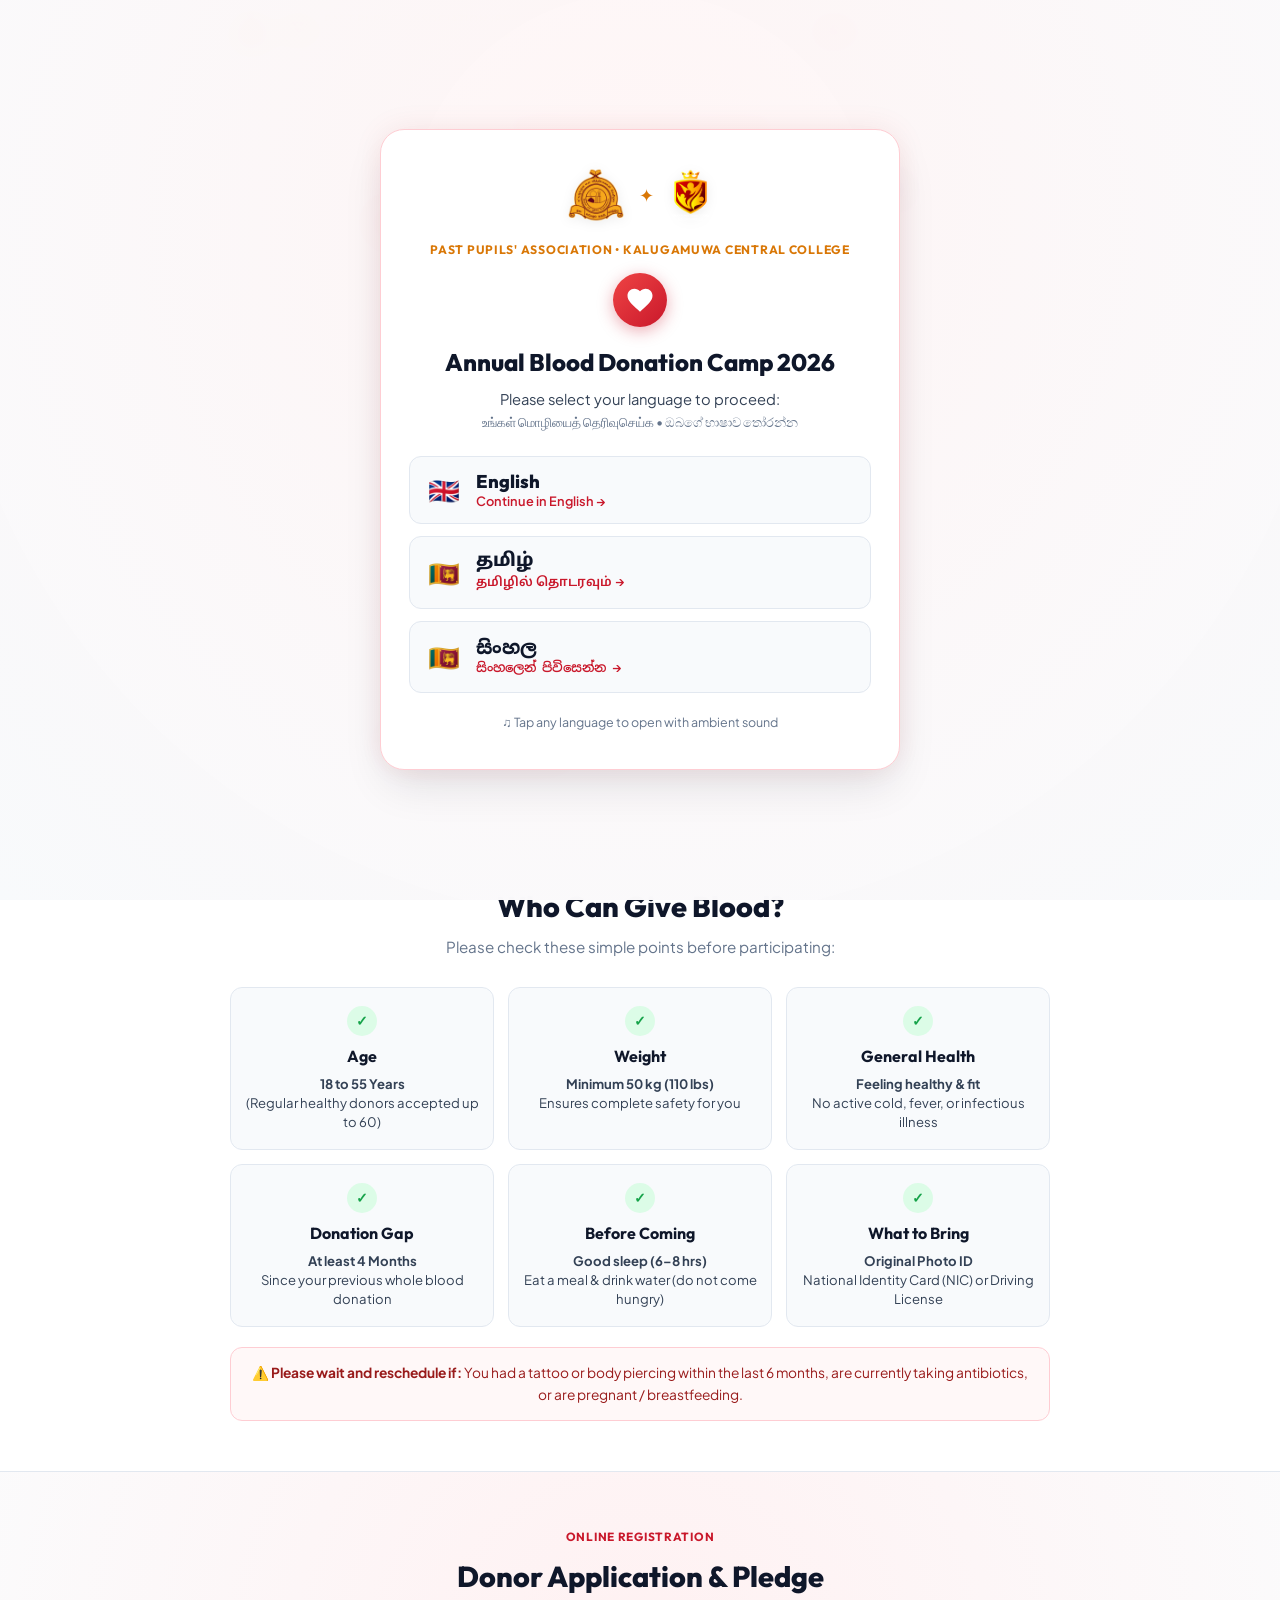
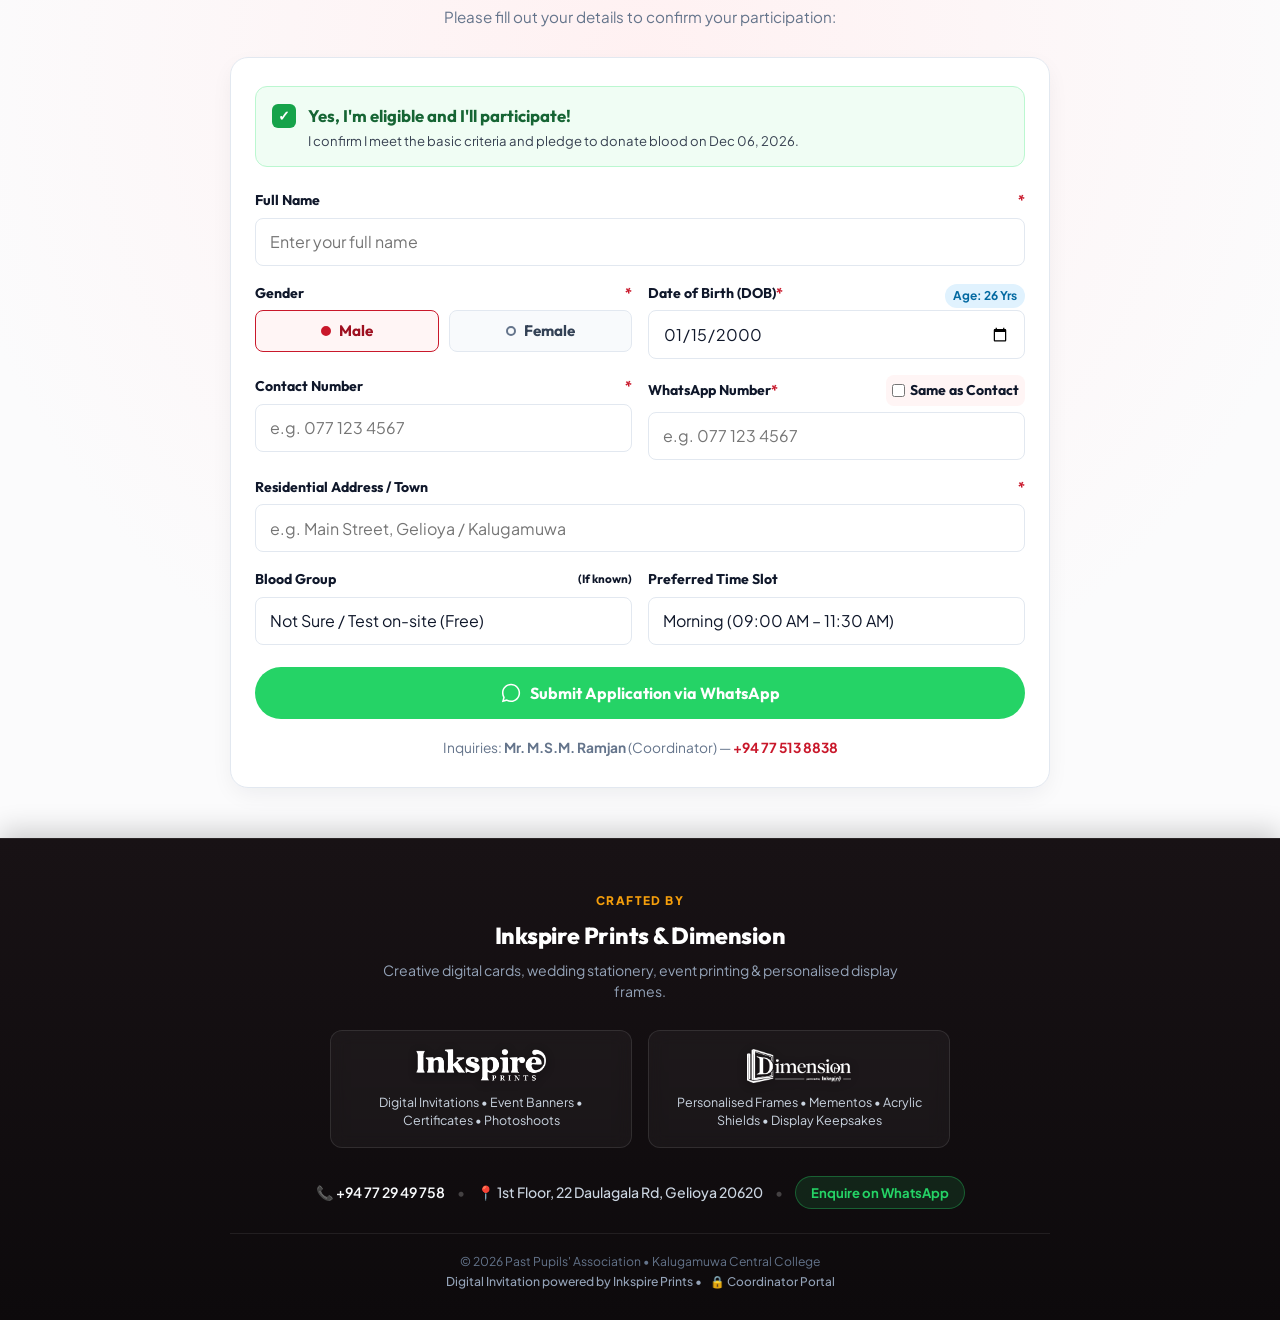
<file: index.html>
<!doctype html>
<html lang="en">
<head>
  <meta charset="utf-8">
  <meta name="viewport" content="width=device-width, initial-scale=1, viewport-fit=cover, maximum-scale=5">
  <meta name="theme-color" content="#ffffff">
  <meta name="description" content="Blood Donation Camp 2026 organized by Past Pupils' Association (PPA) of Kalugamuwa Central College in collaboration with National Blood Transfusion Service.">
  <title>Blood Donation Camp 2026 | PPA Kalugamuwa Central College</title>

  <!-- Google Fonts: Outfit, Plus Jakarta Sans, Noto Sans Tamil & Noto Sans Sinhala -->
  <link rel="preconnect" href="https://fonts.googleapis.com">
  <link rel="preconnect" href="https://fonts.gstatic.com" crossorigin>
  <link href="https://fonts.googleapis.com/css2?family=Noto+Sans+Sinhala:wght@400;500;600;700&family=Noto+Sans+Tamil:wght@400;500;600;700&family=Outfit:wght@500;600;700;800&family=Plus+Jakarta+Sans:wght@400;500;600;700&display=swap" rel="stylesheet">

  <link rel="stylesheet" href="style.css">
</head>
<body>

  <!-- =========================================================
       LANGUAGE SELECTION OPENER MODAL
       ========================================================= -->
  <div class="lang-opener-overlay" id="langOpener" role="dialog" aria-modal="true" aria-labelledby="openerHeading">
    <div class="lang-opener-card">
      <div class="opener-crests">
        <img src="assets/kcc-school-crest.png" alt="KCC Crest" class="opener-crest">
        <span class="opener-crest-sep">✦</span>
        <img src="assets/ppa-kcc-shield-large.png" alt="PPA KCC Crest" class="opener-crest">
      </div>

      <p class="opener-org">PAST PUPILS' ASSOCIATION • KALUGAMUWA CENTRAL COLLEGE</p>
      
      <div class="opener-heart-pulse" aria-hidden="true">
        <svg viewBox="0 0 24 24" fill="currentColor" width="30" height="30">
          <path d="M12 21.35l-1.45-1.32C5.4 15.36 2 12.28 2 8.5 2 5.42 4.42 3 7.5 3c1.74 0 3.41.81 4.5 2.09C13.09 3.81 14.76 3 16.5 3 19.58 3 22 5.42 22 8.5c0 3.78-3.4 6.86-8.55 11.54L12 21.35z"/>
        </svg>
      </div>

      <h2 class="opener-heading" id="openerHeading">Annual Blood Donation Camp 2026</h2>
      <p class="opener-sub">
        Please select your language to proceed:<br>
        <span class="lang-sub-hint">உங்கள் மொழியைத் தெரிவுசெய்க • ඔබගේ භාෂාව තෝරන්න</span>
      </p>

      <div class="lang-choice-grid">
        <!-- English Option -->
        <button type="button" class="lang-choice-btn" id="btnChooseEn">
          <span class="choice-flag">🇬🇧</span>
          <div class="choice-text">
            <strong class="choice-title">English</strong>
            <span class="choice-desc">Continue in English →</span>
          </div>
        </button>

        <!-- Tamil Option -->
        <a href="ta.html" class="lang-choice-btn">
          <span class="choice-flag">🇱🇰</span>
          <div class="choice-text">
            <strong class="choice-title font-tamil">தமிழ்</strong>
            <span class="choice-desc font-tamil">தமிழில் தொடரவும் →</span>
          </div>
        </a>

        <!-- Sinhala Option -->
        <a href="si.html" class="lang-choice-btn">
          <span class="choice-flag">🇱🇰</span>
          <div class="choice-text">
            <strong class="choice-title font-sinhala">සිංහල</strong>
            <span class="choice-desc font-sinhala">සිංහලෙන් පිවිසෙන්න →</span>
          </div>
        </a>
      </div>

      <p class="opener-audio-note">♫ Tap any language to open with ambient sound</p>
    </div>
  </div>

  <!-- Audio Background (Gentle Ambient) -->
  <audio id="bgAudio" loop preload="none">
    <source src="assets/heartbeat-ambient.wav" type="audio/wav">
  </audio>

  <!-- TOP BAR -->
  <header class="top-bar">
    <div class="top-bar-inner">
      <div class="logos-group">
        <img src="assets/kcc-school-crest.png" alt="KCC Crest" class="crest-img">
        <img src="assets/ppa-kcc-shield-large.png" alt="PPA KCC Crest" class="crest-img">
        <div class="header-titles">
          <span class="org-name">PAST PUPILS' ASSOCIATION (PPA)</span>
          <span class="school-name">Kalugamuwa Central College (කළුගමුව ම.ම.වි)</span>
        </div>
      </div>

      <div class="top-bar-right">
        <!-- Language Switcher Pills -->
        <div class="lang-switcher" aria-label="Select Language">
          <a href="index.html" class="lang-pill active" title="English">EN</a>
          <a href="ta.html" class="lang-pill" title="Tamil">தமிழ்</a>
          <a href="si.html" class="lang-pill" title="Sinhala">සිංහල</a>
        </div>

        <button id="audioBtn" class="audio-btn" type="button" aria-label="Toggle ambient sound" title="Toggle Sound">
          <span class="sound-icon">♫</span>
          <span id="audioText">Music</span>
        </button>
      </div>
    </div>
  </header>

  <main>

    <!-- HERO SECTION / INVITATION CARD -->
    <section class="hero-section">
      <div class="container">
        
        <div class="invitation-badge animate-fade-in">
          <span class="pulse-dot"></span> Annual Blood Donation Camp 2026
        </div>

        <div class="title-wrap animate-fade-in delay-1">
          <div class="heartbeat-icon-wrap" aria-hidden="true">
            <svg class="heartbeat-svg" viewBox="0 0 24 24" fill="currentColor">
              <path d="M12 21.35l-1.45-1.32C5.4 15.36 2 12.28 2 8.5 2 5.42 4.42 3 7.5 3c1.74 0 3.41.81 4.5 2.09C13.09 3.81 14.76 3 16.5 3 19.58 3 22 5.42 22 8.5c0 3.78-3.4 6.86-8.55 11.54L12 21.35z"/>
            </svg>
          </div>
          <h1 class="main-title">
            BLOOD DONATION<br>
            <span class="highlight-text">Save Lives</span>
          </h1>
        </div>

        <p class="tagline animate-fade-in delay-2">“Your Blood Can Give Someone a Brighter Tomorrow”</p>
        <p class="collab-text animate-fade-in delay-2">Organized in collaboration with the National Blood Transfusion Service (NBTS)</p>

        <!-- LIVE COUNTDOWN -->
        <div class="countdown-wrap animate-fade-in delay-3">
          <div class="countdown-label">COUNTDOWN TO DONATION DAY</div>
          <div class="countdown" id="countdown">
            <div class="cd-box">
              <span class="cd-num" id="days">000</span>
              <span class="cd-txt">Days</span>
            </div>
            <span class="cd-sep">:</span>
            <div class="cd-box">
              <span class="cd-num" id="hours">00</span>
              <span class="cd-txt">Hours</span>
            </div>
            <span class="cd-sep">:</span>
            <div class="cd-box">
              <span class="cd-num" id="minutes">00</span>
              <span class="cd-txt">Minutes</span>
            </div>
            <span class="cd-sep">:</span>
            <div class="cd-box">
              <span class="cd-num" id="seconds">00</span>
              <span class="cd-txt">Seconds</span>
            </div>
          </div>
        </div>

        <!-- 3 KEY EVENT DETAILS -->
        <div class="details-grid animate-fade-in delay-4">
          <div class="detail-card">
            <div class="detail-icon">📅</div>
            <div class="detail-label">DATE</div>
            <div class="detail-value">Sunday, 06 Dec 2026</div>
          </div>

          <div class="detail-card">
            <div class="detail-icon">⏰</div>
            <div class="detail-label">TIME</div>
            <div class="detail-value">09:00 AM Onwards</div>
          </div>

          <a href="https://maps.app.goo.gl/GUvWcV5GCEfPuANm7" target="_blank" rel="noopener" class="detail-card detail-link" title="Open location in Google Maps">
            <div class="detail-icon">📍</div>
            <div class="detail-label">VENUE</div>
            <div class="detail-value">College Main Hall</div>
            <div class="detail-sub">Kalugamuwa Central College, Gelioya ↗</div>
          </a>
        </div>

        <!-- QUICK ACTION BUTTONS -->
        <div class="action-buttons animate-fade-in delay-4">
          <a href="#applicationSection" class="btn btn-red btn-pulse">Register as a Donor ↓</a>
          <a href="https://maps.app.goo.gl/GUvWcV5GCEfPuANm7" target="_blank" rel="noopener" class="btn btn-white">Get Directions</a>
          <button id="calendarBtn" type="button" class="btn btn-white">Add to Calendar</button>
        </div>

      </div>
    </section>

    <!-- ELIGIBILITY GUIDE SECTION -->
    <section class="section eligibility-section" id="eligibilitySection">
      <div class="container">
        <div class="section-header reveal">
          <span class="sub-badge">Health Guidelines</span>
          <h2>Who Can Give Blood?</h2>
          <p>Please check these simple points before participating:</p>
        </div>

        <div class="eligibility-grid">
          <div class="elig-card reveal">
            <div class="elig-icon">✓</div>
            <h3>Age</h3>
            <p><strong>18 to 55 Years</strong><br>(Regular healthy donors accepted up to 60)</p>
          </div>

          <div class="elig-card reveal">
            <div class="elig-icon">✓</div>
            <h3>Weight</h3>
            <p><strong>Minimum 50 kg (110 lbs)</strong><br>Ensures complete safety for you</p>
          </div>

          <div class="elig-card reveal">
            <div class="elig-icon">✓</div>
            <h3>General Health</h3>
            <p><strong>Feeling healthy & fit</strong><br>No active cold, fever, or infectious illness</p>
          </div>

          <div class="elig-card reveal">
            <div class="elig-icon">✓</div>
            <h3>Donation Gap</h3>
            <p><strong>At least 4 Months</strong><br>Since your previous whole blood donation</p>
          </div>

          <div class="elig-card reveal">
            <div class="elig-icon">✓</div>
            <h3>Before Coming</h3>
            <p><strong>Good sleep (6–8 hrs)</strong><br>Eat a meal & drink water (do not come hungry)</p>
          </div>

          <div class="elig-card reveal">
            <div class="elig-icon">✓</div>
            <h3>What to Bring</h3>
            <p><strong>Original Photo ID</strong><br>National Identity Card (NIC) or Driving License</p>
          </div>
        </div>

        <!-- WHO SHOULD WAIT NOTE -->
        <div class="defer-note reveal">
          <strong>⚠️ Please wait and reschedule if:</strong>
          You had a tattoo or body piercing within the last 6 months, are currently taking antibiotics, or are pregnant / breastfeeding.
        </div>
      </div>
    </section>

    <!-- DONOR APPLICATION FORM (SUPER MOBILE FRIENDLY) -->
    <section class="section app-section" id="applicationSection">
      <div class="container">
        
        <div class="section-header reveal">
          <span class="sub-badge">Online Registration</span>
          <h2>Donor Application & Pledge</h2>
          <p>Please fill out your details to confirm your participation:</p>
        </div>

        <div class="form-card reveal">
          <form id="donorForm" novalidate>

            <!-- PLEDGE CONFIRMATION -->
            <div class="pledge-box" id="pledgeContainer">
              <label class="pledge-label" for="pledgeCheck">
                <input type="checkbox" id="pledgeCheck" name="pledge" checked required>
                <span class="pledge-chk-custom" aria-hidden="true">✓</span>
                <span class="pledge-text">
                  <strong>Yes, I'm eligible and I'll participate!</strong>
                  <small>I confirm I meet the basic criteria and pledge to donate blood on Dec 06, 2026.</small>
                </span>
              </label>
              <div class="error-msg" id="pledgeError">Please confirm your participation.</div>
            </div>

            <!-- PROPER ORDER FORM FIELDS -->
            <div class="fields-grid">

              <!-- 1. FULL NAME -->
              <div class="field-wrap full-width" id="wrap-fullName">
                <label for="fullName">Full Name <span class="req">*</span></label>
                <input 
                  type="text" 
                  id="fullName" 
                  name="fullName" 
                  placeholder="Enter your full name" 
                  required 
                  autocomplete="name" 
                  autocapitalize="words" 
                  spellcheck="false"
                >
                <div class="error-msg" id="nameError">Please enter your full name.</div>
              </div>

              <!-- 2. GENDER (TOUCH-FRIENDLY PILLS) -->
              <div class="field-wrap half-width" id="wrap-gender">
                <label>Gender <span class="req">*</span></label>
                <div class="gender-options">
                  <label class="gender-radio">
                    <input type="radio" name="gender" value="Male" checked>
                    <span class="gender-pill-box">
                      <span class="gender-dot"></span> Male
                    </span>
                  </label>
                  <label class="gender-radio">
                    <input type="radio" name="gender" value="Female">
                    <span class="gender-pill-box">
                      <span class="gender-dot"></span> Female
                    </span>
                  </label>
                </div>
              </div>

              <!-- 3. DATE OF BIRTH -->
              <div class="field-wrap half-width" id="wrap-dob">
                <div class="label-row">
                  <label for="dob">Date of Birth (DOB) <span class="req">*</span></label>
                  <span class="age-badge" id="ageBadge">Age: —</span>
                </div>
                <input 
                  type="date" 
                  id="dob" 
                  name="dob" 
                  value="2000-01-15" 
                  required 
                  max="2008-12-06" 
                  min="1960-01-01"
                >
                <div class="error-msg" id="dobError">Please enter a valid DOB (must be 18 to 60 years).</div>
              </div>

              <!-- 4. CONTACT NUMBER (NUMERIC KEYPAD) -->
              <div class="field-wrap half-width" id="wrap-contact">
                <label for="contactNumber">Contact Number <span class="req">*</span></label>
                <input 
                  type="tel" 
                  id="contactNumber" 
                  name="contactNumber" 
                  inputmode="tel" 
                  autocomplete="tel" 
                  placeholder="e.g. 077 123 4567" 
                  required
                >
                <div class="error-msg" id="contactError">Please enter your contact number.</div>
              </div>

              <!-- 5. WHATSAPP NUMBER (NUMERIC KEYPAD) -->
              <div class="field-wrap half-width" id="wrap-whatsapp">
                <div class="label-row">
                  <label for="whatsappNumber">WhatsApp Number <span class="req">*</span></label>
                  <label class="same-chk" for="samePhone">
                    <input type="checkbox" id="samePhone">
                    <span>Same as Contact</span>
                  </label>
                </div>
                <input 
                  type="tel" 
                  id="whatsappNumber" 
                  name="whatsappNumber" 
                  inputmode="tel" 
                  autocomplete="tel" 
                  placeholder="e.g. 077 123 4567" 
                  required
                >
                <div class="error-msg" id="whatsappError">Please enter your WhatsApp number.</div>
              </div>

              <!-- 6. RESIDENTIAL ADDRESS -->
              <div class="field-wrap full-width" id="wrap-address">
                <label for="address">Residential Address / Town <span class="req">*</span></label>
                <input 
                  type="text" 
                  id="address" 
                  name="address" 
                  autocomplete="street-address" 
                  placeholder="e.g. Main Street, Gelioya / Kalugamuwa" 
                  required
                >
                <div class="error-msg" id="addressError">Please enter your address or town.</div>
              </div>

              <!-- 7. BLOOD GROUP (OPTIONAL) -->
              <div class="field-wrap half-width">
                <label for="bloodGroup">Blood Group <small>(If known)</small></label>
                <select id="bloodGroup" name="bloodGroup">
                  <option value="Not Sure / Test on-site">Not Sure / Test on-site (Free)</option>
                  <option value="A+">A Positive (A+)</option>
                  <option value="A-">A Negative (A-)</option>
                  <option value="B+">B Positive (B+)</option>
                  <option value="B-">B Negative (B-)</option>
                  <option value="O+">O Positive (O+)</option>
                  <option value="O-">O Negative (O-) Universal</option>
                  <option value="AB+">AB Positive (AB+)</option>
                  <option value="AB-">AB Negative (AB-)</option>
                </select>
              </div>

              <!-- 8. PREFERRED TIME SLOT -->
              <div class="field-wrap half-width">
                <label for="timeSlot">Preferred Time Slot</label>
                <select id="timeSlot" name="timeSlot">
                  <option value="Morning (09:00 AM – 11:30 AM)">Morning (09:00 AM – 11:30 AM)</option>
                  <option value="Midday (11:30 AM – 01:30 PM)">Midday (11:30 AM – 01:30 PM)</option>
                  <option value="Afternoon (01:30 PM – 03:30 PM)">Afternoon (01:30 PM – 03:30 PM)</option>
                </select>
              </div>

            </div>

            <!-- SUBMIT BUTTON (ONLY WHATSAPP SUBMISSION) -->
            <div class="form-submit-row">
              <button type="submit" id="btnSubmitWhatsApp" class="btn btn-whatsapp btn-touch-lg btn-block">
                <svg viewBox="0 0 24 24" width="22" height="22" fill="currentColor">
                  <path d="M12.04 2C6.58 2 2.13 6.45 2.13 11.91C2.13 13.66 2.59 15.36 3.45 16.86L2.05 22L7.3 20.62C8.75 21.41 10.38 21.83 12.04 21.83C17.5 21.83 21.95 17.38 21.95 11.92C21.95 9.27 20.92 6.78 19.05 4.91C17.18 3.03 14.69 2 12.04 2M12.05 3.67C14.25 3.67 16.31 4.53 17.87 6.09C19.42 7.65 20.28 9.72 20.28 11.92C20.28 16.46 16.58 20.15 12.04 20.15C10.56 20.15 9.11 19.76 7.85 19.02L7.55 18.84L4.44 19.65L5.27 16.62L5.07 16.3C4.27 15.02 3.81 13.5 3.81 11.92C3.81 7.37 7.5 3.67 12.05 3.67Z"/>
                </svg>
                <span>Submit Application via WhatsApp</span>
              </button>
            </div>

            <!-- SUBMIT FEEDBACK NOTICE -->
            <div id="submitNotice" class="submit-notice-box" style="display: none;">
              <div class="submit-notice-inner">
                <span class="submit-notice-icon">✓</span>
                <span class="submit-notice-text">Registration prepared! Redirecting to WhatsApp to send your details to Coordinator...</span>
              </div>
            </div>

            <div class="contact-coordinator">
              Inquiries: <strong>Mr. M.S.M. Ramjan</strong> (Coordinator) — <a href="tel:+94775138838">+94 77 513 8838</a>
            </div>

          </form>

        </div>

      </div>
    </section>

  </main>

  <!-- MOBILE FLOATING ACTION PILL -->
  <aside class="mobile-floating-bar" id="mobileFloatBar" aria-label="Mobile quick actions">
    <a href="#applicationSection" class="float-btn float-register">
      <span class="float-icon">🩸</span> Register to Donate
    </a>
    <a href="https://maps.app.goo.gl/GUvWcV5GCEfPuANm7" target="_blank" rel="noopener" class="float-btn float-map" title="Open Map">
      <span class="float-icon">📍</span> Map
    </a>
  </aside>

  <!-- INKSPIRE PRINTS & DIMENSION BRANDING FOOTER -->
  <footer class="footer">
    <div class="container footer-content">
      
      <div class="footer-intro reveal">
        <p class="footer-kicker">Crafted by</p>
        <h3 class="footer-brand-title">Inkspire Prints & Dimension</h3>
        <p class="footer-desc">Creative digital cards, wedding stationery, event printing & personalised display frames.</p>
      </div>

      <div class="footer-brands-grid">
        <!-- Inkspire Prints -->
        <div class="brand-box reveal">
          <img src="assets/inkspire-white.png" alt="Inkspire Prints" class="brand-img" loading="lazy">
          <p class="brand-text">Digital Invitations • Event Banners • Certificates • Photoshoots</p>
        </div>

        <!-- Dimension -->
        <div class="brand-box reveal">
          <img src="assets/dimension-white.png" alt="Dimension" class="brand-img" loading="lazy">
          <p class="brand-text">Personalised Frames • Mementos • Acrylic Shields • Display Keepsakes</p>
        </div>
      </div>

      <!-- Contact details -->
      <div class="footer-contact-bar reveal">
        <span>📞 <a href="tel:+94772949758">+94 77 29 49 758</a></span>
        <span class="dot">•</span>
        <span>📍 1st Floor, 22 Daulagala Rd, Gelioya 20620</span>
        <span class="dot">•</span>
        <a href="https://wa.me/94772949758?text=Hello%20Inkspire%20Prints%2C%20I%20am%20interested%20in%20your%20digital%20invitation%20and%20printing%20services." target="_blank" rel="noopener" class="footer-wa-link">Enquire on WhatsApp</a>
      </div>

      <div class="footer-copy">
        <p>© 2026 Past Pupils' Association • Kalugamuwa Central College</p>
        <p>Digital Invitation powered by Inkspire Prints • <a href="admin.html" class="footer-admin-link" title="Coordinator Admin Portal">🔒 Coordinator Portal</a></p>
      </div>

    </div>
  </footer>

  <script src="config.js"></script>
  <script src="script.js"></script>
</body>
</html>
</file>
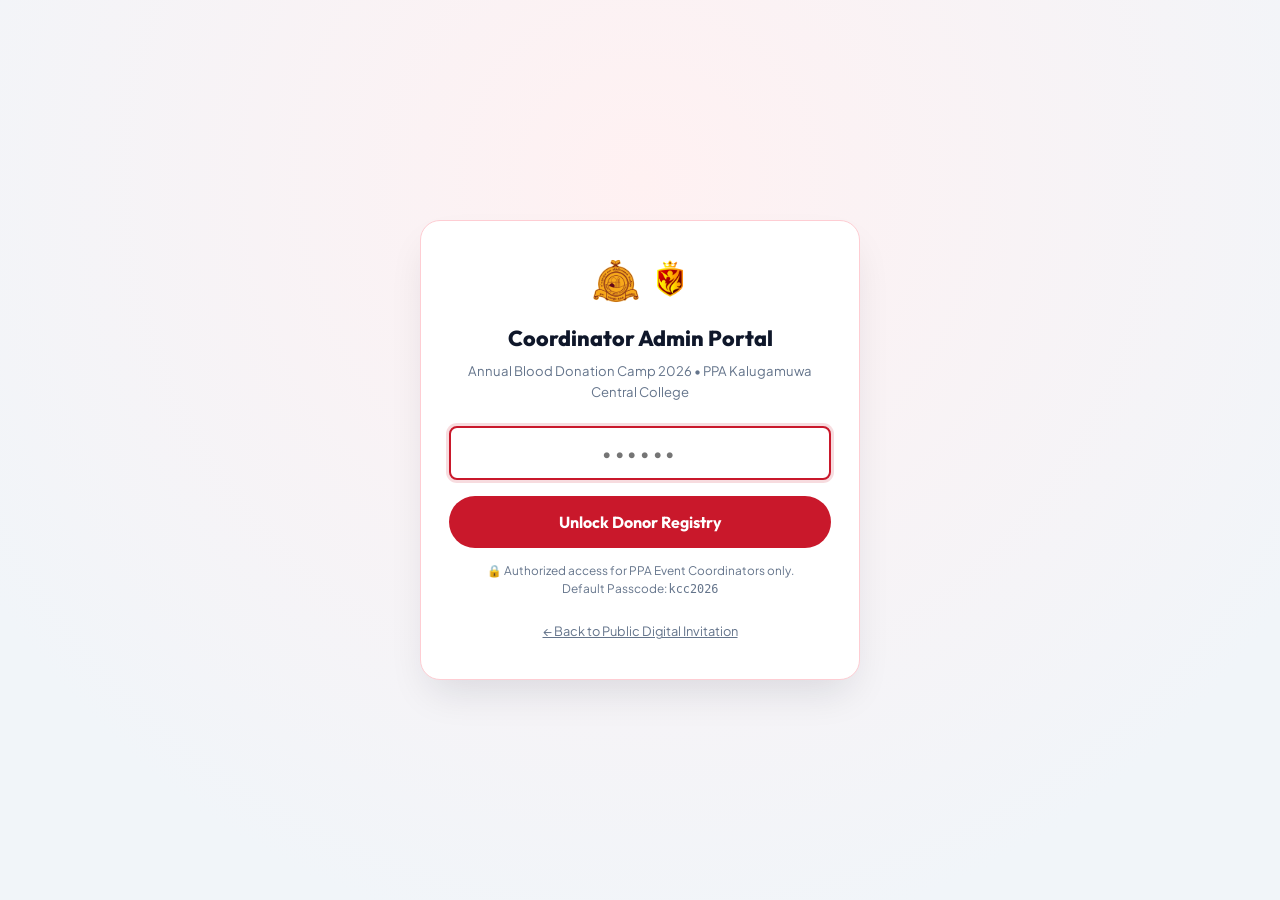
<file: admin.html>
<!doctype html>
<html lang="en">
<head>
  <meta charset="utf-8">
  <meta name="viewport" content="width=device-width, initial-scale=1, viewport-fit=cover, maximum-scale=5">
  <meta name="theme-color" content="#8f0e1f">
  <meta name="robots" content="noindex, nofollow">
  <title>Coordinator Admin Portal | KCC Blood Donation Camp 2026</title>

  <!-- Google Fonts -->
  <link rel="preconnect" href="https://fonts.googleapis.com">
  <link rel="preconnect" href="https://fonts.gstatic.com" crossorigin>
  <link href="https://fonts.googleapis.com/css2?family=Outfit:wght@500;600;700;800&family=Plus+Jakarta+Sans:wght@400;500;600;700&display=swap" rel="stylesheet">

  <link rel="stylesheet" href="style.css">
  <style>
    /* ==========================================================================
       ADMIN PORTAL SPECIFIC STYLES
       ========================================================================== */
    body.admin-body {
      background: #f8fafc;
      min-height: 100vh;
      display: flex;
      flex-direction: column;
    }

    /* Passcode Lock Screen */
    .admin-auth-screen {
      min-height: 100vh;
      display: flex;
      align-items: center;
      justify-content: center;
      padding: 20px;
      background: radial-gradient(circle at 50% 20%, #fff1f2 0%, #f1f5f9 80%);
    }

    .auth-card {
      background: #ffffff;
      border: 1.5px solid var(--color-red-border);
      border-radius: 20px;
      padding: 36px 28px;
      width: 100%;
      max-width: 440px;
      text-align: center;
      box-shadow: 0 20px 40px -10px rgba(15, 23, 42, 0.12);
      animation: fadeInUp 0.4s ease-out;
    }

    .auth-crests {
      display: flex;
      align-items: center;
      justify-content: center;
      gap: 12px;
      margin-bottom: 16px;
    }

    .auth-crests img {
      height: 48px;
      width: auto;
    }

    .auth-title {
      font-family: var(--font-display);
      font-size: 1.35rem;
      font-weight: 800;
      color: var(--text-dark);
      margin-bottom: 4px;
    }

    .auth-sub {
      font-size: 0.82rem;
      color: var(--text-muted);
      margin-bottom: 24px;
    }

    .pin-input-wrap {
      position: relative;
      margin-bottom: 16px;
    }

    .pin-input {
      width: 100%;
      padding: 14px 16px;
      font-size: 1.1rem;
      text-align: center;
      letter-spacing: 0.2em;
      border: 2px solid var(--border-color);
      border-radius: var(--radius-sm);
      outline: none;
      transition: all 0.2s ease;
    }

    .pin-input:focus {
      border-color: var(--color-red);
      box-shadow: 0 0 0 3px rgba(201, 24, 43, 0.15);
    }

    .auth-error {
      color: var(--color-red);
      font-size: 0.82rem;
      font-weight: 600;
      display: none;
      margin-bottom: 12px;
    }

    .auth-hint {
      font-size: 0.74rem;
      color: var(--text-muted);
      margin-top: 14px;
    }

    /* Main Admin Dashboard Container */
    .admin-dashboard {
      display: none;
      flex-direction: column;
      flex: 1;
    }

    .admin-header {
      background: #ffffff;
      border-bottom: 1px solid var(--border-color);
      position: sticky;
      top: 0;
      z-index: 90;
      box-shadow: var(--shadow-sm);
    }

    .admin-nav-inner {
      max-width: 1120px;
      margin: 0 auto;
      padding: 12px 20px;
      display: flex;
      align-items: center;
      justify-content: space-between;
      gap: 16px;
      flex-wrap: wrap;
    }

    .admin-brand {
      display: flex;
      align-items: center;
      gap: 10px;
    }

    .admin-brand img {
      height: 38px;
    }

    .admin-brand-text h1 {
      font-family: var(--font-display);
      font-size: 1.05rem;
      font-weight: 800;
      color: var(--text-dark);
      line-height: 1.2;
    }

    .admin-brand-text p {
      font-size: 0.72rem;
      color: var(--color-gold);
      font-weight: 700;
      text-transform: uppercase;
      letter-spacing: 0.05em;
    }

    .admin-actions {
      display: flex;
      align-items: center;
      gap: 8px;
      flex-wrap: wrap;
    }

    .btn-admin {
      display: inline-flex;
      align-items: center;
      gap: 6px;
      padding: 8px 14px;
      border-radius: var(--radius-pill);
      font-family: var(--font-display);
      font-size: 0.82rem;
      font-weight: 700;
      cursor: pointer;
      border: 1px solid var(--border-color);
      background: #ffffff;
      color: var(--text-dark);
      transition: all 0.2s ease;
      white-space: nowrap;
    }

    .btn-admin:hover {
      border-color: var(--color-red);
      color: var(--color-red);
      transform: translateY(-1px);
    }

    .btn-admin-primary {
      background: var(--color-red);
      color: #ffffff;
      border-color: var(--color-red);
    }

    .btn-admin-primary:hover {
      background: var(--color-red-dark);
      color: #ffffff;
    }

    .btn-admin-green {
      background: #16a34a;
      color: #ffffff;
      border-color: #16a34a;
    }

    .btn-admin-green:hover {
      background: #15803d;
      color: #ffffff;
    }

    /* KPI Summary Row */
    .admin-content {
      max-width: 1120px;
      margin: 0 auto;
      padding: 24px 20px 60px;
      width: 100%;
      flex: 1;
    }

    .kpi-grid {
      display: grid;
      grid-template-columns: repeat(4, 1fr);
      gap: 16px;
      margin-bottom: 24px;
    }

    .kpi-card {
      background: #ffffff;
      border: 1px solid var(--border-color);
      border-radius: var(--radius-md);
      padding: 18px 16px;
      box-shadow: var(--shadow-sm);
      position: relative;
      overflow: hidden;
    }

    .kpi-card::before {
      content: "";
      position: absolute;
      top: 0;
      left: 0;
      right: 0;
      height: 3px;
      background: var(--border-color);
    }

    .kpi-card.kpi-red::before { background: var(--color-red); }
    .kpi-card.kpi-blue::before { background: #3b82f6; }
    .kpi-card.kpi-amber::before { background: #f59e0b; }
    .kpi-card.kpi-green::before { background: #10b981; }

    .kpi-title {
      font-size: 0.74rem;
      font-weight: 700;
      text-transform: uppercase;
      letter-spacing: 0.05em;
      color: var(--text-muted);
      margin-bottom: 6px;
    }

    .kpi-value {
      font-family: var(--font-display);
      font-size: 2rem;
      font-weight: 800;
      color: var(--text-dark);
      line-height: 1;
      margin-bottom: 6px;
    }

    .kpi-sub {
      font-size: 0.78rem;
      color: var(--text-muted);
      display: flex;
      align-items: center;
      gap: 6px;
      flex-wrap: wrap;
    }

    .badge-pill {
      display: inline-block;
      padding: 2px 7px;
      border-radius: var(--radius-pill);
      font-size: 0.72rem;
      font-weight: 700;
      background: #f1f5f9;
      color: var(--text-dark);
    }

    .badge-red { background: #fee2e2; color: #991b1b; }
    .badge-blue { background: #dbeafe; color: #1e40af; }
    .badge-green { background: #dcfce7; color: #166534; }
    .badge-amber { background: #fef3c7; color: #92400e; }

    /* Filters Bar */
    .filter-bar {
      background: #ffffff;
      border: 1px solid var(--border-color);
      border-radius: var(--radius-md);
      padding: 14px 16px;
      margin-bottom: 20px;
      display: flex;
      align-items: center;
      justify-content: space-between;
      gap: 12px;
      flex-wrap: wrap;
      box-shadow: var(--shadow-sm);
    }

    .search-wrap {
      flex: 1 1 260px;
      position: relative;
    }

    .search-input {
      width: 100%;
      padding: 9px 14px 9px 34px;
      border: 1px solid var(--border-color);
      border-radius: var(--radius-pill);
      font-size: 0.88rem;
      outline: none;
      transition: all 0.2s ease;
    }

    .search-input:focus {
      border-color: var(--color-red);
      box-shadow: 0 0 0 2px rgba(201, 24, 43, 0.1);
    }

    .search-icon {
      position: absolute;
      left: 12px;
      top: 50%;
      transform: translateY(-50%);
      color: var(--text-muted);
      pointer-events: none;
      font-size: 0.85rem;
    }

    .filter-group {
      display: flex;
      align-items: center;
      gap: 8px;
      flex-wrap: wrap;
    }

    .filter-select {
      padding: 8px 12px;
      border: 1px solid var(--border-color);
      border-radius: var(--radius-sm);
      font-size: 0.82rem;
      font-family: inherit;
      background: #ffffff;
      color: var(--text-dark);
      cursor: pointer;
      outline: none;
    }

    .filter-select:focus {
      border-color: var(--color-red);
    }

    /* Registry Table / Cards */
    .registry-card {
      background: #ffffff;
      border: 1px solid var(--border-color);
      border-radius: var(--radius-md);
      box-shadow: var(--shadow-sm);
      overflow: hidden;
    }

    .registry-header {
      padding: 14px 18px;
      border-bottom: 1px solid var(--border-color);
      display: flex;
      align-items: center;
      justify-content: space-between;
      background: #fbfcfd;
    }

    .registry-count {
      font-family: var(--font-display);
      font-size: 0.92rem;
      font-weight: 700;
      color: var(--text-dark);
    }

    .cloud-status-indicator {
      display: inline-flex;
      align-items: center;
      gap: 6px;
      font-size: 0.74rem;
      font-weight: 600;
      color: var(--text-muted);
    }

    .status-dot {
      width: 8px;
      height: 8px;
      border-radius: 50%;
      background: #94a3b8;
    }

    .status-dot.active {
      background: #10b981;
      box-shadow: 0 0 8px #10b981;
    }

    /* Table for desktop */
    .table-responsive {
      width: 100%;
      overflow-x: auto;
    }

    .donor-table {
      width: 100%;
      border-collapse: collapse;
      text-align: left;
      font-size: 0.86rem;
    }

    .donor-table th {
      background: #f8fafc;
      padding: 12px 14px;
      font-family: var(--font-display);
      font-size: 0.74rem;
      font-weight: 700;
      text-transform: uppercase;
      letter-spacing: 0.05em;
      color: var(--text-muted);
      border-bottom: 1px solid var(--border-color);
      white-space: nowrap;
    }

    .donor-table td {
      padding: 12px 14px;
      border-bottom: 1px solid #f1f5f9;
      color: var(--text-dark);
      vertical-align: middle;
    }

    .donor-table tr:hover td {
      background: #fcfdfe;
    }

    .pass-tag {
      font-family: monospace;
      font-weight: 700;
      font-size: 0.8rem;
      color: var(--color-red);
      background: var(--color-red-light);
      padding: 2px 6px;
      border-radius: 4px;
      white-space: nowrap;
    }

    .donor-name-cell {
      font-weight: 700;
      color: var(--text-dark);
    }

    .contact-cell a {
      color: inherit;
      font-weight: 600;
    }

    .contact-cell a:hover {
      color: var(--color-red);
      text-decoration: underline;
    }

    .table-actions {
      display: flex;
      align-items: center;
      gap: 6px;
    }

    .action-icon-btn {
      width: 32px;
      height: 32px;
      border-radius: 50%;
      display: inline-flex;
      align-items: center;
      justify-content: center;
      border: 1px solid var(--border-color);
      background: #ffffff;
      color: var(--text-dark);
      cursor: pointer;
      text-decoration: none;
      transition: all 0.2s ease;
      font-size: 0.85rem;
    }

    .action-icon-btn:hover {
      transform: scale(1.08);
    }

    .btn-wa-icon:hover {
      background: #25d366;
      border-color: #25d366;
      color: #ffffff;
    }

    .btn-call-icon:hover {
      background: #3b82f6;
      border-color: #3b82f6;
      color: #ffffff;
    }

    .btn-del-icon:hover {
      background: #ef4444;
      border-color: #ef4444;
      color: #ffffff;
    }

    /* Mobile Cards View (displayed <= 768px) */
    .mobile-donor-cards {
      display: none;
      padding: 12px;
      gap: 12px;
      flex-direction: column;
    }

    .m-donor-card {
      background: #ffffff;
      border: 1px solid var(--border-color);
      border-radius: var(--radius-sm);
      padding: 14px;
      display: flex;
      flex-direction: column;
      gap: 8px;
      box-shadow: 0 1px 3px rgba(0,0,0,0.03);
    }

    .m-card-header {
      display: flex;
      align-items: center;
      justify-content: space-between;
      border-bottom: 1px dashed var(--border-color);
      padding-bottom: 8px;
    }

    .m-card-body {
      display: flex;
      flex-direction: column;
      gap: 4px;
      font-size: 0.85rem;
    }

    .m-card-actions {
      display: flex;
      align-items: center;
      justify-content: space-between;
      gap: 8px;
      padding-top: 8px;
      border-top: 1px solid #f1f5f9;
      margin-top: 4px;
    }

    .m-act-btn {
      flex: 1;
      display: inline-flex;
      align-items: center;
      justify-content: center;
      gap: 6px;
      padding: 7px 10px;
      border-radius: var(--radius-pill);
      font-size: 0.78rem;
      font-weight: 700;
      text-decoration: none;
      border: 1px solid var(--border-color);
      background: #f8fafc;
      color: var(--text-dark);
    }

    .m-act-wa {
      background: #dcfce7;
      color: #166534;
      border-color: #bbf7d0;
    }

    .m-act-call {
      background: #dbeafe;
      color: #1e40af;
      border-color: #bfdbfe;
    }

    /* Modal Backdrop */
    .modal-overlay {
      position: fixed;
      top: 0;
      left: 0;
      right: 0;
      bottom: 0;
      background: rgba(15, 23, 42, 0.6);
      backdrop-filter: blur(4px);
      z-index: 1000;
      display: none;
      align-items: center;
      justify-content: center;
      padding: 20px;
    }

    .modal-overlay.is-active {
      display: flex;
    }

    .modal-box {
      background: #ffffff;
      border-radius: 20px;
      max-width: 520px;
      width: 100%;
      padding: 24px;
      box-shadow: 0 20px 40px rgba(0,0,0,0.2);
      max-height: 90vh;
      overflow-y: auto;
    }

    .modal-title {
      font-family: var(--font-display);
      font-size: 1.25rem;
      font-weight: 800;
      color: var(--text-dark);
      margin-bottom: 6px;
    }

    .modal-sub {
      font-size: 0.82rem;
      color: var(--text-muted);
      margin-bottom: 18px;
    }

    .form-group {
      margin-bottom: 14px;
    }

    .form-group label {
      display: block;
      font-size: 0.8rem;
      font-weight: 700;
      color: var(--text-dark);
      margin-bottom: 4px;
    }

    .form-group input, .form-group select {
      width: 100%;
      padding: 10px 12px;
      border: 1px solid var(--border-color);
      border-radius: var(--radius-sm);
      font-size: 0.88rem;
      outline: none;
    }

    .form-group input:focus, .form-group select:focus {
      border-color: var(--color-red);
    }

    .modal-footer {
      display: flex;
      align-items: center;
      justify-content: flex-end;
      gap: 10px;
      margin-top: 20px;
    }

    /* Empty state */
    .empty-state {
      padding: 48px 20px;
      text-align: center;
      color: var(--text-muted);
    }

    .empty-state-icon {
      font-size: 2.5rem;
      margin-bottom: 10px;
    }

    /* Responsive adjustments */
    @media (max-width: 900px) {
      .kpi-grid {
        grid-template-columns: repeat(2, 1fr);
      }
    }

    @media (max-width: 768px) {
      .table-responsive {
        display: none;
      }

      .mobile-donor-cards {
        display: flex;
      }

      .kpi-grid {
        grid-template-columns: 1fr;
        gap: 12px;
      }

      .admin-nav-inner {
        padding: 10px 14px;
      }

      .admin-content {
        padding: 16px 14px 40px;
      }

      .filter-bar {
        flex-direction: column;
        align-items: stretch;
      }

      .filter-group {
        justify-content: space-between;
      }

      .filter-select {
        flex: 1;
      }
    }

    /* Print styles for physical camp checklist */
    @media print {
      body.admin-body {
        background: #ffffff;
      }

      .admin-header, .kpi-grid, .filter-bar, .modal-overlay, .registry-header, .table-actions {
        display: none !important;
      }

      .table-responsive {
        display: block !important;
      }

      .mobile-donor-cards {
        display: none !important;
      }

      .admin-content {
        padding: 0;
        max-width: 100%;
      }

      .registry-card {
        border: none;
        box-shadow: none;
      }

      .print-header {
        display: block !important;
        text-align: center;
        margin-bottom: 20px;
        border-bottom: 2px solid #000000;
        padding-bottom: 10px;
      }

      .donor-table th, .donor-table td {
        border: 1px solid #000000;
        padding: 8px 6px;
        font-size: 0.72rem;
      }
    }

    .print-header {
      display: none;
    }
  </style>
</head>
<body class="admin-body">

  <!-- ==========================================================================
       1. PASSCODE BARRIER SCREEN
       ========================================================================== -->
  <div class="admin-auth-screen" id="authScreen">
    <div class="auth-card">
      <div class="auth-crests">
        <img src="assets/kcc-school-crest.png" alt="KCC Crest">
        <img src="assets/ppa-kcc-shield-large.png" alt="PPA KCC Crest">
      </div>
      <h2 class="auth-title">Coordinator Admin Portal</h2>
      <p class="auth-sub">Annual Blood Donation Camp 2026 • PPA Kalugamuwa Central College</p>

      <form id="authForm">
        <div class="pin-input-wrap">
          <input 
            type="password" 
            id="pinInput" 
            class="pin-input" 
            placeholder="••••••" 
            maxlength="16" 
            autocomplete="current-password" 
            required 
            autofocus
          >
        </div>
        <div class="auth-error" id="authError">Incorrect Passcode. Please try again.</div>

        <button type="submit" class="btn btn-red btn-touch-lg" style="width: 100%;">
          <span>Unlock Donor Registry</span>
        </button>
      </form>

      <p class="auth-hint">🔒 Authorized access for PPA Event Coordinators only.<br>Default Passcode: <code>kcc2026</code></p>
      <div style="margin-top: 18px;">
        <a href="index.html" style="font-size: 0.8rem; color: var(--text-muted); text-decoration: underline;">← Back to Public Digital Invitation</a>
      </div>
    </div>
  </div>

  <!-- ==========================================================================
       2. UNLOCKED ADMIN DASHBOARD
       ========================================================================== -->
  <div class="admin-dashboard" id="adminDashboard">

    <!-- Print Header (Physical Camp Roster) -->
    <div class="print-header">
      <h2>PAST PUPILS' ASSOCIATION • KALUGAMUWA CENTRAL COLLEGE</h2>
      <h3>Annual Blood Donation Camp 2026 — Official Donor Attendance Register</h3>
      <p>Date: Sunday, 06 Dec 2026 | Venue: College Main Hall | In collaboration with NBTS</p>
    </div>

    <!-- Top Navigation Bar -->
    <header class="admin-header">
      <div class="admin-nav-inner">
        <div class="admin-brand">
          <img src="assets/kcc-school-crest.png" alt="KCC Crest">
          <img src="assets/ppa-kcc-shield-large.png" alt="PPA Crest">
          <div class="admin-brand-text">
            <h1>PPA KCC Blood Donation Camp 2026</h1>
            <p>Coordinator Admin Dashboard</p>
          </div>
        </div>

        <div class="admin-actions">
          <button type="button" class="btn-admin" id="btnSyncRefresh" title="Refresh & Pull latest donors">
            <span>🔄 Sync Data</span>
          </button>
          <button type="button" class="btn-admin btn-admin-primary" id="btnOpenAddModal">
            <span>➕ Add Donor</span>
          </button>
          <button type="button" class="btn-admin btn-admin-green" id="btnExportCSV" title="Export to Excel / CSV">
            <span>📥 Export Excel</span>
          </button>
          <button type="button" class="btn-admin" onclick="window.print()" title="Print master attendance sheet">
            <span>🖨️ Print</span>
          </button>
          <button type="button" class="btn-admin" id="btnOpenCloudModal" title="Configure Google Sheets Cloud Webhook">
            <span>⚙️ Google Sheet</span>
          </button>
          <button type="button" class="btn-admin" id="btnLogout" style="color: var(--color-red);" title="Lock Dashboard">
            <span>🔒 Log Out</span>
          </button>
        </div>
      </div>
    </header>

    <!-- Main Content Area -->
    <main class="admin-content">

      <!-- KPI Metrics Overview -->
      <section class="kpi-grid">
        <!-- 1. Total Donors -->
        <div class="kpi-card kpi-red">
          <div class="kpi-title">Total Registered Donors</div>
          <div class="kpi-value" id="kpiTotal">0</div>
          <div class="kpi-sub">
            <span>Target: <strong id="kpiTarget">100</strong> donors</span>
            <span class="badge-pill badge-red" id="kpiProgress">0% Goal</span>
          </div>
        </div>

        <!-- 2. Gender Split -->
        <div class="kpi-card kpi-blue">
          <div class="kpi-title">Gender Distribution</div>
          <div class="kpi-value"><span id="kpiMale">0</span> <small style="font-size: 1rem; color: #64748b;">M</small> / <span id="kpiFemale">0</span> <small style="font-size: 1rem; color: #64748b;">F</small></div>
          <div class="kpi-sub">
            <span class="badge-pill badge-blue" id="kpiMalePercent">0% Male</span>
            <span class="badge-pill" id="kpiFemalePercent">0% Female</span>
          </div>
        </div>

        <!-- 3. Blood Groups Breakdown -->
        <div class="kpi-card kpi-amber">
          <div class="kpi-title">Top Blood Groups</div>
          <div class="kpi-sub" id="kpiBloodGroups" style="margin-top: 6px; gap: 4px;">
            <span class="badge-pill badge-amber">Loading...</span>
          </div>
        </div>

        <!-- 4. Time Slots Breakdown -->
        <div class="kpi-card kpi-green">
          <div class="kpi-title">Preferred Slots</div>
          <div class="kpi-sub" id="kpiSlots" style="margin-top: 6px; gap: 4px;">
            <span class="badge-pill badge-green">Morning: 0</span>
            <span class="badge-pill">Midday: 0</span>
            <span class="badge-pill">Afternoon: 0</span>
          </div>
        </div>
      </section>

      <!-- Filters & Search Bar -->
      <section class="filter-bar">
        <div class="search-wrap">
          <span class="search-icon">🔍</span>
          <input type="text" id="searchInput" class="search-input" placeholder="Search by name, phone, address, or Pass ID...">
        </div>

        <div class="filter-group">
          <select id="filterBloodGroup" class="filter-select" aria-label="Filter by Blood Group">
            <option value="ALL">All Blood Groups</option>
            <option value="A+">A Positive (A+)</option>
            <option value="A-">A Negative (A-)</option>
            <option value="B+">B Positive (B+)</option>
            <option value="B-">B Negative (B-)</option>
            <option value="O+">O Positive (O+)</option>
            <option value="O-">O Negative (O-)</option>
            <option value="AB+">AB Positive (AB+)</option>
            <option value="AB-">AB Negative (AB-)</option>
            <option value="Not Sure">Not Sure / Test on-site</option>
          </select>

          <select id="filterSlot" class="filter-select" aria-label="Filter by Time Slot">
            <option value="ALL">All Time Slots</option>
            <option value="Morning">Morning (09:00 – 11:30)</option>
            <option value="Midday">Midday (11:30 – 01:30)</option>
            <option value="Afternoon">Afternoon (01:30 – 03:30)</option>
          </select>

          <select id="filterGender" class="filter-select" aria-label="Filter by Gender">
            <option value="ALL">All Genders</option>
            <option value="Male">Male</option>
            <option value="Female">Female</option>
          </select>

          <button type="button" id="btnResetFilters" class="btn-admin" style="padding: 7px 10px;">Reset</button>
        </div>
      </section>

      <!-- Registry Data Card -->
      <section class="registry-card">
        <div class="registry-header">
          <div class="registry-count" id="registryCountText">Registered Donors (0)</div>
          <div class="cloud-status-indicator">
            <span class="status-dot" id="cloudStatusDot"></span>
            <span id="cloudStatusText">Local Storage</span>
          </div>
        </div>

        <!-- Desktop / Tablet Table View -->
        <div class="table-responsive">
          <table class="donor-table">
            <thead>
              <tr>
                <th>Pass ID</th>
                <th>Full Name</th>
                <th>Gender & Age</th>
                <th>Blood Group</th>
                <th>Contact Phone</th>
                <th>WhatsApp</th>
                <th>Address / Town</th>
                <th>Preferred Slot</th>
                <th>Actions</th>
              </tr>
            </thead>
            <tbody id="donorTableBody">
              <!-- Rendered via JS -->
            </tbody>
          </table>
        </div>

        <!-- Mobile Cards View (Realme 13 Pro & Mobile phones) -->
        <div class="mobile-donor-cards" id="mobileCardsContainer">
          <!-- Rendered via JS -->
        </div>

        <!-- Empty State -->
        <div class="empty-state" id="emptyState" style="display: none;">
          <div class="empty-state-icon">🩸</div>
          <h4 style="font-family: var(--font-display); font-size: 1.1rem; color: var(--text-dark); margin-bottom: 4px;">No Donors Registered Yet</h4>
          <p style="font-size: 0.85rem;">Registrations from your website will automatically appear here.</p>
        </div>
      </section>

    </main>

  </div>

  <!-- ==========================================================================
       3. MODAL: GOOGLE SHEETS CLOUD SYNC CONFIGURATION
       ========================================================================== -->
  <div class="modal-overlay" id="cloudModal" role="dialog" aria-modal="true">
    <div class="modal-box">
      <h3 class="modal-title">Google Sheets Cloud Webhook</h3>
      <p class="modal-sub">Link your private Google Sheet to receive live donor submissions automatically from GitHub Pages.</p>

      <form id="cloudConfigForm">
        <div class="form-group">
          <label for="googleSheetUrlInput">Google Apps Script Web App URL</label>
          <input 
            type="url" 
            id="googleSheetUrlInput" 
            placeholder="https://script.google.com/macros/s/AKfycb.../exec"
          >
          <small style="color: var(--text-muted); font-size: 0.74rem; display: block; margin-top: 4px;">
            Created using the included <code>google-apps-script.js</code> file.
          </small>
        </div>

        <div class="form-group">
          <label for="adminPinInput">Change Admin Passcode (Optional)</label>
          <input 
            type="text" 
            id="adminPinInput" 
            placeholder="kcc2026"
          >
        </div>

        <div class="form-group">
          <label for="targetDonorsInput">Target Donor Goal</label>
          <input 
            type="number" 
            id="targetDonorsInput" 
            value="100" 
            min="10" 
            max="1000"
          >
        </div>

        <div style="background: #f8fafc; border: 1px solid var(--border-color); border-radius: 8px; padding: 12px; margin-bottom: 16px; font-size: 0.78rem; line-height: 1.5; color: var(--text-body);">
          <strong>⚡ Quick Setup:</strong>
          <ol style="margin-left: 18px; margin-top: 4px;">
            <li>Create a new Google Sheet at <code>sheets.new</code>.</li>
            <li>Click <strong>Extensions > Apps Script</strong>, paste <code>google-apps-script.js</code>.</li>
            <li>Click <strong>Deploy > New Deployment > Web App</strong> (Set access: <em>Anyone</em>).</li>
            <li>Paste your Web App URL above and click Save.</li>
          </ol>
        </div>

        <div class="modal-footer">
          <button type="button" class="btn-admin" id="btnCloseCloudModal">Cancel</button>
          <button type="button" class="btn-admin" id="btnPushLocalToCloud" style="background: #f1f5f9;">Push Local to Cloud</button>
          <button type="submit" class="btn-admin btn-admin-primary">Save Settings</button>
        </div>
      </form>
    </div>
  </div>

  <!-- ==========================================================================
       4. MODAL: MANUAL ADD DONOR
       ========================================================================== -->
  <div class="modal-overlay" id="addDonorModal" role="dialog" aria-modal="true">
    <div class="modal-box">
      <h3 class="modal-title">Add Donor Manually</h3>
      <p class="modal-sub">Add a walk-in donor or phone call registration directly into the registry.</p>

      <form id="manualDonorForm">
        <div class="form-group">
          <label for="manName">Full Name *</label>
          <input type="text" id="manName" required placeholder="e.g. M.S.M. Ramjan / Kasun Perera">
        </div>

        <div style="display: grid; grid-template-columns: 1fr 1fr; gap: 10px;">
          <div class="form-group">
            <label for="manGender">Gender *</label>
            <select id="manGender" required>
              <option value="Male">Male</option>
              <option value="Female">Female</option>
            </select>
          </div>
          <div class="form-group">
            <label for="manAge">Age (18–60) *</label>
            <input type="number" id="manAge" required min="18" max="65" value="25">
          </div>
        </div>

        <div style="display: grid; grid-template-columns: 1fr 1fr; gap: 10px;">
          <div class="form-group">
            <label for="manContact">Contact Phone *</label>
            <input type="tel" id="manContact" required placeholder="077 123 4567">
          </div>
          <div class="form-group">
            <label for="manWhatsApp">WhatsApp Number</label>
            <input type="tel" id="manWhatsApp" placeholder="077 123 4567">
          </div>
        </div>

        <div class="form-group">
          <label for="manAddress">Address / Town *</label>
          <input type="text" id="manAddress" required placeholder="e.g. Gelioya / Kalugamuwa">
        </div>

        <div style="display: grid; grid-template-columns: 1fr 1fr; gap: 10px;">
          <div class="form-group">
            <label for="manBloodGroup">Blood Group</label>
            <select id="manBloodGroup">
              <option value="Not Sure / Test on-site">Not Sure / Test on-site</option>
              <option value="A+">A Positive (A+)</option>
              <option value="A-">A Negative (A-)</option>
              <option value="B+">B Positive (B+)</option>
              <option value="B-">B Negative (B-)</option>
              <option value="O+">O Positive (O+)</option>
              <option value="O-">O Negative (O-)</option>
              <option value="AB+">AB Positive (AB+)</option>
              <option value="AB-">AB Negative (AB-)</option>
            </select>
          </div>
          <div class="form-group">
            <label for="manSlot">Preferred Time Slot</label>
            <select id="manSlot">
              <option value="Morning (09:00 AM – 11:30 AM)">Morning (09:00 – 11:30)</option>
              <option value="Midday (11:30 AM – 01:30 PM)">Midday (11:30 – 01:30)</option>
              <option value="Afternoon (01:30 PM – 03:30 PM)">Afternoon (01:30 – 03:30)</option>
            </select>
          </div>
        </div>

        <div class="modal-footer">
          <button type="button" class="btn-admin" id="btnCloseAddModal">Cancel</button>
          <button type="submit" class="btn-admin btn-admin-primary">Save Donor</button>
        </div>
      </form>
    </div>
  </div>

  <script src="config.js"></script>
  <script>
    (() => {
      "use strict";

      const authScreen = document.getElementById("authScreen");
      const adminDashboard = document.getElementById("adminDashboard");
      const authForm = document.getElementById("authForm");
      const pinInput = document.getElementById("pinInput");
      const authError = document.getElementById("authError");
      const btnLogout = document.getElementById("btnLogout");

      const kpiTotal = document.getElementById("kpiTotal");
      const kpiTarget = document.getElementById("kpiTarget");
      const kpiProgress = document.getElementById("kpiProgress");
      const kpiMale = document.getElementById("kpiMale");
      const kpiFemale = document.getElementById("kpiFemale");
      const kpiMalePercent = document.getElementById("kpiMalePercent");
      const kpiFemalePercent = document.getElementById("kpiFemalePercent");
      const kpiBloodGroups = document.getElementById("kpiBloodGroups");
      const kpiSlots = document.getElementById("kpiSlots");

      const searchInput = document.getElementById("searchInput");
      const filterBloodGroup = document.getElementById("filterBloodGroup");
      const filterSlot = document.getElementById("filterSlot");
      const filterGender = document.getElementById("filterGender");
      const btnResetFilters = document.getElementById("btnResetFilters");

      const registryCountText = document.getElementById("registryCountText");
      const donorTableBody = document.getElementById("donorTableBody");
      const mobileCardsContainer = document.getElementById("mobileCardsContainer");
      const emptyState = document.getElementById("emptyState");
      const cloudStatusDot = document.getElementById("cloudStatusDot");
      const cloudStatusText = document.getElementById("cloudStatusText");

      const btnSyncRefresh = document.getElementById("btnSyncRefresh");
      const btnExportCSV = document.getElementById("btnExportCSV");
      const btnOpenAddModal = document.getElementById("btnOpenAddModal");
      const btnCloseAddModal = document.getElementById("btnCloseAddModal");
      const addDonorModal = document.getElementById("addDonorModal");
      const manualDonorForm = document.getElementById("manualDonorForm");

      const btnOpenCloudModal = document.getElementById("btnOpenCloudModal");
      const btnCloseCloudModal = document.getElementById("btnCloseCloudModal");
      const cloudModal = document.getElementById("cloudModal");
      const cloudConfigForm = document.getElementById("cloudConfigForm");
      const googleSheetUrlInput = document.getElementById("googleSheetUrlInput");
      const adminPinInput = document.getElementById("adminPinInput");
      const targetDonorsInput = document.getElementById("targetDonorsInput");
      const btnPushLocalToCloud = document.getElementById("btnPushLocalToCloud");

      /* --------------------------------------------------------------------------
         1. AUTHENTICATION & SESSION
         -------------------------------------------------------------------------- */
      function checkAuth() {
        const config = window.DonorRegistry.getCloudConfig();
        const authed = sessionStorage.getItem("kcc_admin_authed");
        if (authed === "true") {
          authScreen.style.display = "none";
          adminDashboard.style.display = "flex";
          initDashboard();
        } else {
          authScreen.style.display = "flex";
          adminDashboard.style.display = "none";
          pinInput.focus();
        }
      }

      authForm.addEventListener("submit", (e) => {
        e.preventDefault();
        const config = window.DonorRegistry.getCloudConfig();
        const pin = pinInput.value.trim();
        const correctPin = config.adminPin || window.DonorRegistry.DEFAULT_PIN;

        if (pin === correctPin) {
          sessionStorage.setItem("kcc_admin_authed", "true");
          authError.style.display = "none";
          checkAuth();
        } else {
          authError.style.display = "block";
          pinInput.classList.add("has-error");
          pinInput.focus();
        }
      });

      btnLogout.addEventListener("click", () => {
        if (confirm("Lock admin portal?")) {
          sessionStorage.removeItem("kcc_admin_authed");
          location.reload();
        }
      });

      /* --------------------------------------------------------------------------
         2. DASHBOARD RENDERING & FILTERING
         -------------------------------------------------------------------------- */
      let allDonors = [];

      function getFilteredDonors() {
        const query = searchInput.value.trim().toLowerCase();
        const bgFilter = filterBloodGroup.value;
        const slotFilter = filterSlot.value;
        const genderFilter = filterGender.value;

        return allDonors.filter(d => {
          // Query
          if (query) {
            const str = `${d.name} ${d.contact} ${d.whatsapp} ${d.address} ${d.passId} ${d.bloodGroup}`.toLowerCase();
            if (!str.includes(query)) return false;
          }

          // Blood Group
          if (bgFilter !== "ALL") {
            if (bgFilter === "Not Sure") {
              if (!d.bloodGroup || (!d.bloodGroup.toLowerCase().includes("not sure") && !d.bloodGroup.toLowerCase().includes("test"))) {
                return false;
              }
            } else {
              if (!d.bloodGroup || !d.bloodGroup.includes(bgFilter)) return false;
            }
          }

          // Slot
          if (slotFilter !== "ALL") {
            if (!d.slot || !d.slot.toLowerCase().includes(slotFilter.toLowerCase())) return false;
          }

          // Gender
          if (genderFilter !== "ALL") {
            const g = (d.gender || "").toLowerCase();
            if (genderFilter === "Male" && (g.includes("female") || g.includes("ස්ත්‍රී") || g.includes("பெண்"))) return false;
            if (genderFilter === "Female" && !(g.includes("female") || g.includes("ස්ත්‍රී") || g.includes("பெண்"))) return false;
          }

          return true;
        });
      }

      function renderKPIs() {
        const config = window.DonorRegistry.getCloudConfig();
        const target = config.targetDonors || 100;
        const stats = window.DonorRegistry.calculateStats(allDonors);

        kpiTotal.textContent = stats.total;
        kpiTarget.textContent = target;

        const pct = target > 0 ? Math.round((stats.total / target) * 100) : 0;
        kpiProgress.textContent = `${pct}% Goal`;

        kpiMale.textContent = stats.male;
        kpiFemale.textContent = stats.female;
        const mPct = stats.total > 0 ? Math.round((stats.male / stats.total) * 100) : 0;
        const fPct = stats.total > 0 ? (100 - mPct) : 0;
        kpiMalePercent.textContent = `${mPct}% Male`;
        kpiFemalePercent.textContent = `${fPct}% Female`;

        // Blood Groups
        kpiBloodGroups.innerHTML = "";
        const groups = Object.keys(stats.bloodGroups);
        if (groups.length === 0) {
          kpiBloodGroups.innerHTML = '<span class="badge-pill">No data</span>';
        } else {
          groups.forEach(g => {
            const count = stats.bloodGroups[g];
            const span = document.createElement("span");
            span.className = "badge-pill badge-amber";
            span.textContent = `${g}: ${count}`;
            kpiBloodGroups.appendChild(span);
          });
        }

        // Slots
        kpiSlots.innerHTML = `
          <span class="badge-pill badge-green">Morning: ${stats.slots.Morning || 0}</span>
          <span class="badge-pill">Midday: ${stats.slots.Midday || 0}</span>
          <span class="badge-pill">Afternoon: ${stats.slots.Afternoon || 0}</span>
        `;
      }

      function renderDonors() {
        const filtered = getFilteredDonors();
        registryCountText.textContent = `Registered Donors (${filtered.length} of ${allDonors.length})`;

        if (filtered.length === 0) {
          donorTableBody.innerHTML = "";
          mobileCardsContainer.innerHTML = "";
          emptyState.style.display = "block";
          return;
        }

        emptyState.style.display = "none";

        // Desktop Table
        donorTableBody.innerHTML = filtered.map(d => {
          const bgBadgeClass = (d.bloodGroup && (d.bloodGroup.includes("O") || d.bloodGroup.includes("A") || d.bloodGroup.includes("B"))) ? "badge-red" : "badge-pill";
          const cleanPhone = (d.contact || "").replace(/[^0-9]/g, "");
          const waPhone = (d.whatsapp || d.contact || "").replace(/[^0-9]/g, "");
          const cleanWa = waPhone.startsWith("0") ? "94" + waPhone.substring(1) : waPhone;

          return `
            <tr>
              <td><span class="pass-tag">${d.passId || "N/A"}</span></td>
              <td class="donor-name-cell">${escapeHtml(d.name || "—")}</td>
              <td>${escapeHtml(d.gender || "—")}, ${d.age || "—"} yrs</td>
              <td><span class="badge-pill ${bgBadgeClass}">${escapeHtml(d.bloodGroup || "Not Sure")}</span></td>
              <td class="contact-cell"><a href="tel:${cleanPhone}">📞 ${escapeHtml(d.contact || "—")}</a></td>
              <td class="contact-cell">${waPhone ? `<a href="https://wa.me/${cleanWa}" target="_blank" rel="noopener">💬 ${escapeHtml(d.whatsapp)}</a>` : "—"}</td>
              <td><small>${escapeHtml(d.address || "—")}</small></td>
              <td><small>${escapeHtml(d.slot || "Morning")}</small></td>
              <td>
                <div class="table-actions">
                  <a href="tel:${cleanPhone}" class="action-icon-btn btn-call-icon" title="Call Donor">📞</a>
                  ${cleanWa ? `<a href="https://wa.me/${cleanWa}?text=Hello%20${encodeURIComponent(d.name)}%2C%20regarding%20PPA%20KCC%20Blood%20Donation%20Camp..." target="_blank" rel="noopener" class="action-icon-btn btn-wa-icon" title="Chat on WhatsApp">💬</a>` : ""}
                  <button type="button" class="action-icon-btn btn-del-icon" onclick="window.confirmDeleteDonor('${d.passId}')" title="Delete">🗑️</button>
                </div>
              </td>
            </tr>
          `;
        }).join("");

        // Mobile Cards
        mobileCardsContainer.innerHTML = filtered.map(d => {
          const cleanPhone = (d.contact || "").replace(/[^0-9]/g, "");
          const waPhone = (d.whatsapp || d.contact || "").replace(/[^0-9]/g, "");
          const cleanWa = waPhone.startsWith("0") ? "94" + waPhone.substring(1) : waPhone;

          return `
            <div class="m-donor-card">
              <div class="m-card-header">
                <span class="pass-tag">${d.passId || "N/A"}</span>
                <span class="badge-pill badge-red">${escapeHtml(d.bloodGroup || "Not Sure")}</span>
              </div>
              <div class="m-card-body">
                <div><strong style="font-size: 1rem; color: var(--text-dark);">${escapeHtml(d.name || "—")}</strong></div>
                <div style="color: var(--text-muted); font-size: 0.78rem;">${escapeHtml(d.gender || "—")}, ${d.age || "—"} yrs • ${escapeHtml(d.slot || "Morning")}</div>
                <div style="margin-top: 4px;">📍 ${escapeHtml(d.address || "—")}</div>
                <div style="font-size: 0.74rem; color: #94a3b8;">Registered: ${escapeHtml(d.registeredAt || "—")}</div>
              </div>
              <div class="m-card-actions">
                <a href="tel:${cleanPhone}" class="m-act-btn m-act-call">📞 Call</a>
                ${cleanWa ? `<a href="https://wa.me/${cleanWa}?text=Hello%20${encodeURIComponent(d.name)}%2C%20regarding%20PPA%20KCC%20Blood%20Donation..." target="_blank" rel="noopener" class="m-act-btn m-act-wa">💬 WhatsApp</a>` : ""}
                <button type="button" class="m-act-btn" onclick="window.confirmDeleteDonor('${d.passId}')" style="color: var(--color-red); flex: 0 0 40px;">🗑️</button>
              </div>
            </div>
          `;
        }).join("");
      }

      function escapeHtml(str) {
        if (!str) return "";
        return String(str)
          .replace(/&/g, "&amp;")
          .replace(/</g, "&lt;")
          .replace(/>/g, "&gt;")
          .replace(/"/g, "&quot;")
          .replace(/'/g, "&#039;");
      }

      window.confirmDeleteDonor = (passId) => {
        if (confirm(`Are you sure you want to delete donor ${passId}?`)) {
          allDonors = window.DonorRegistry.deleteDonor(passId);
          renderKPIs();
          renderDonors();
        }
      };

      /* --------------------------------------------------------------------------
         3. CLOUD SYNC & DATA LOADING
         -------------------------------------------------------------------------- */
      async function syncData(showAlert = true) {
        const config = window.DonorRegistry.getCloudConfig();
        cloudStatusDot.className = "status-dot";
        cloudStatusText.textContent = "Syncing...";

        // Load local records first
        allDonors = window.DonorRegistry.getAllDonors();

        if (config.googleSheetUrl && config.googleSheetUrl.startsWith("http")) {
          cloudStatusDot.className = "status-dot active";
          cloudStatusText.textContent = "Google Sheet Active";

          try {
            const url = `${config.googleSheetUrl}?action=getDonors&pin=${encodeURIComponent(config.adminPin || "kcc2026")}`;
            const res = await fetch(url);
            if (res.ok) {
              const result = await res.json();
              if (result.status === "success" && Array.isArray(result.donors)) {
                // Merge cloud donors with local donors (avoid duplicates by passId)
                const cloudDonors = result.donors;
                const map = new Map();
                // Add local donors
                allDonors.forEach(d => map.set(d.passId, d));
                // Add or update cloud donors
                cloudDonors.forEach(d => map.set(d.passId, { ...map.get(d.passId), ...d }));

                allDonors = Array.from(map.values());
                window.DonorRegistry.saveAllDonors(allDonors);

                if (showAlert) alert(`Synced successfully! Total donors: ${allDonors.length}`);
              }
            }
          } catch (e) {
            console.warn("Could not fetch from Google Sheet directly (CORS or network):", e);
            cloudStatusText.textContent = "Local + Cloud Queue";
            if (showAlert) alert("Loaded local registrations. Google Sheet webhook is connected for submissions.");
          }
        } else {
          cloudStatusDot.className = "status-dot";
          cloudStatusText.textContent = "Local Storage (No Sheet URL)";
          if (showAlert) alert(`Loaded ${allDonors.length} local registration(s). Tip: Link a Google Sheet in settings to sync across devices.`);
        }

        renderKPIs();
        renderDonors();
      }

      function initDashboard() {
        const config = window.DonorRegistry.getCloudConfig();
        googleSheetUrlInput.value = config.googleSheetUrl || "";
        adminPinInput.value = config.adminPin || "kcc2026";
        targetDonorsInput.value = config.targetDonors || 100;

        syncData(false);
      }

      // Filter events
      searchInput.addEventListener("input", renderDonors);
      filterBloodGroup.addEventListener("change", renderDonors);
      filterSlot.addEventListener("change", renderDonors);
      filterGender.addEventListener("change", renderDonors);
      btnResetFilters.addEventListener("click", () => {
        searchInput.value = "";
        filterBloodGroup.value = "ALL";
        filterSlot.value = "ALL";
        filterGender.value = "ALL";
        renderDonors();
      });

      // Actions
      btnSyncRefresh.addEventListener("click", () => syncData(true));
      btnExportCSV.addEventListener("click", () => window.DonorRegistry.exportToCSV(getFilteredDonors()));

      // Cloud Modal
      btnOpenCloudModal.addEventListener("click", () => cloudModal.classList.add("is-active"));
      btnCloseCloudModal.addEventListener("click", () => cloudModal.classList.remove("is-active"));
      cloudConfigForm.addEventListener("submit", (e) => {
        e.preventDefault();
        window.DonorRegistry.setCloudConfig({
          googleSheetUrl: googleSheetUrlInput.value.trim(),
          adminPin: adminPinInput.value.trim() || "kcc2026",
          targetDonors: parseInt(targetDonorsInput.value, 10) || 100
        });
        cloudModal.classList.remove("is-active");
        syncData(true);
      });

      // Push Local to Cloud
      btnPushLocalToCloud.addEventListener("click", async () => {
        const config = window.DonorRegistry.getCloudConfig();
        if (!config.googleSheetUrl || !config.googleSheetUrl.startsWith("http")) {
          alert("Please enter a valid Google Apps Script Web App URL first.");
          return;
        }

        const donors = window.DonorRegistry.getAllDonors();
        if (donors.length === 0) {
          alert("No local records to push.");
          return;
        }

        if (!confirm(`Push ${donors.length} record(s) to your Google Sheet now?`)) return;

        let sent = 0;
        for (const d of donors) {
          try {
            await fetch(config.googleSheetUrl, {
              method: "POST",
              mode: "no-cors",
              headers: { "Content-Type": "application/json" },
              body: JSON.stringify(d)
            });
            sent++;
          } catch (e) {
            console.error("Error pushing donor:", e);
          }
        }
        alert(`Successfully queued ${sent} donor record(s) to your Google Sheet! Check your Google Sheet to view rows.`);
      });

      // Manual Add Donor Modal
      btnOpenAddModal.addEventListener("click", () => addDonorModal.classList.add("is-active"));
      btnCloseAddModal.addEventListener("click", () => addDonorModal.classList.remove("is-active"));
      manualDonorForm.addEventListener("submit", async (e) => {
        e.preventDefault();
        const data = {
          name: document.getElementById("manName").value.trim(),
          gender: document.getElementById("manGender").value,
          age: parseInt(document.getElementById("manAge").value, 10) || 25,
          contact: document.getElementById("manContact").value.trim(),
          whatsapp: document.getElementById("manWhatsApp").value.trim() || document.getElementById("manContact").value.trim(),
          address: document.getElementById("manAddress").value.trim(),
          bloodGroup: document.getElementById("manBloodGroup").value,
          slot: document.getElementById("manSlot").value
        };

        const passId = (window.DonorRegistry && typeof window.DonorRegistry.getNextPassId === "function")
          ? window.DonorRegistry.getNextPassId()
          : "#PPA-KCC-BDC-001";
        await window.DonorRegistry.saveDonor(data, passId, "en");

        addDonorModal.classList.remove("is-active");
        manualDonorForm.reset();
        allDonors = window.DonorRegistry.getAllDonors();
        renderKPIs();
        renderDonors();
        alert(`Donor ${data.name} successfully registered with Pass ID ${passId}!`);
      });

      // Start check
      checkAuth();
    })();
  </script>
</body>
</html>
</file>
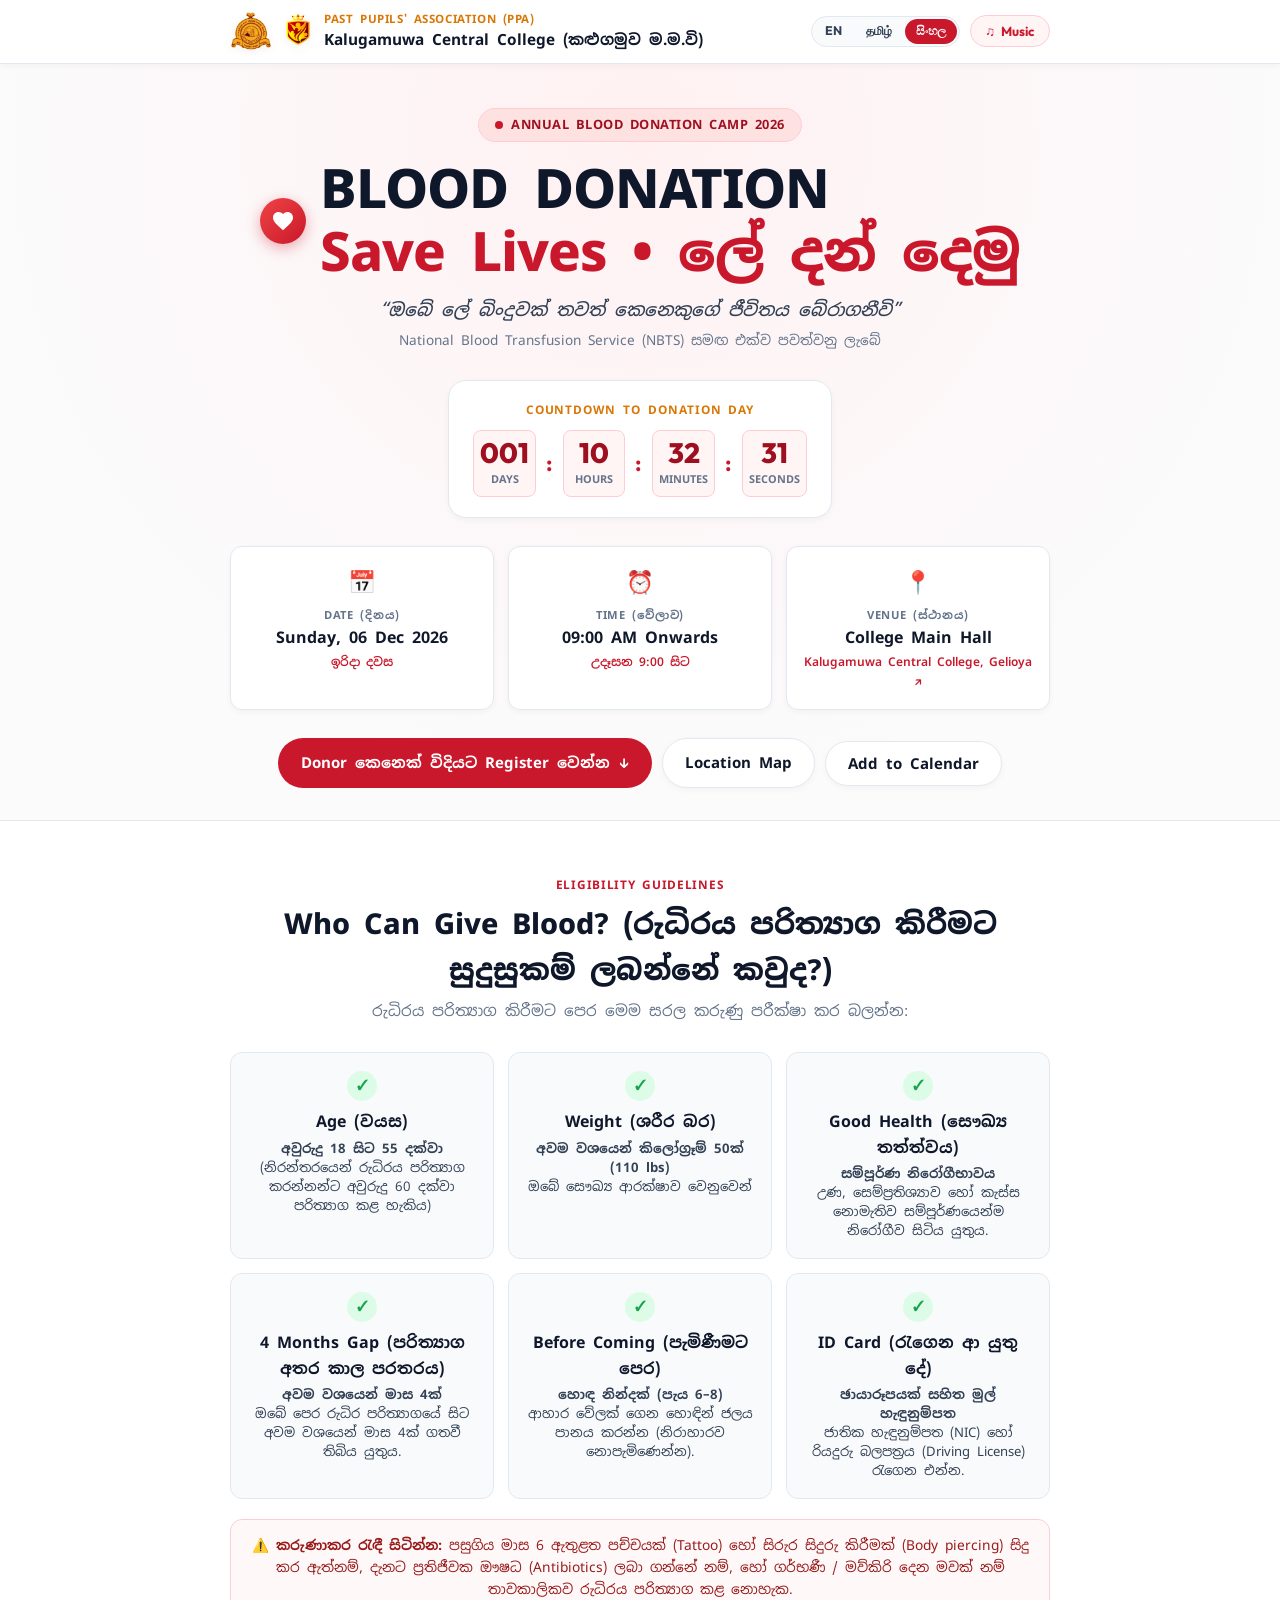
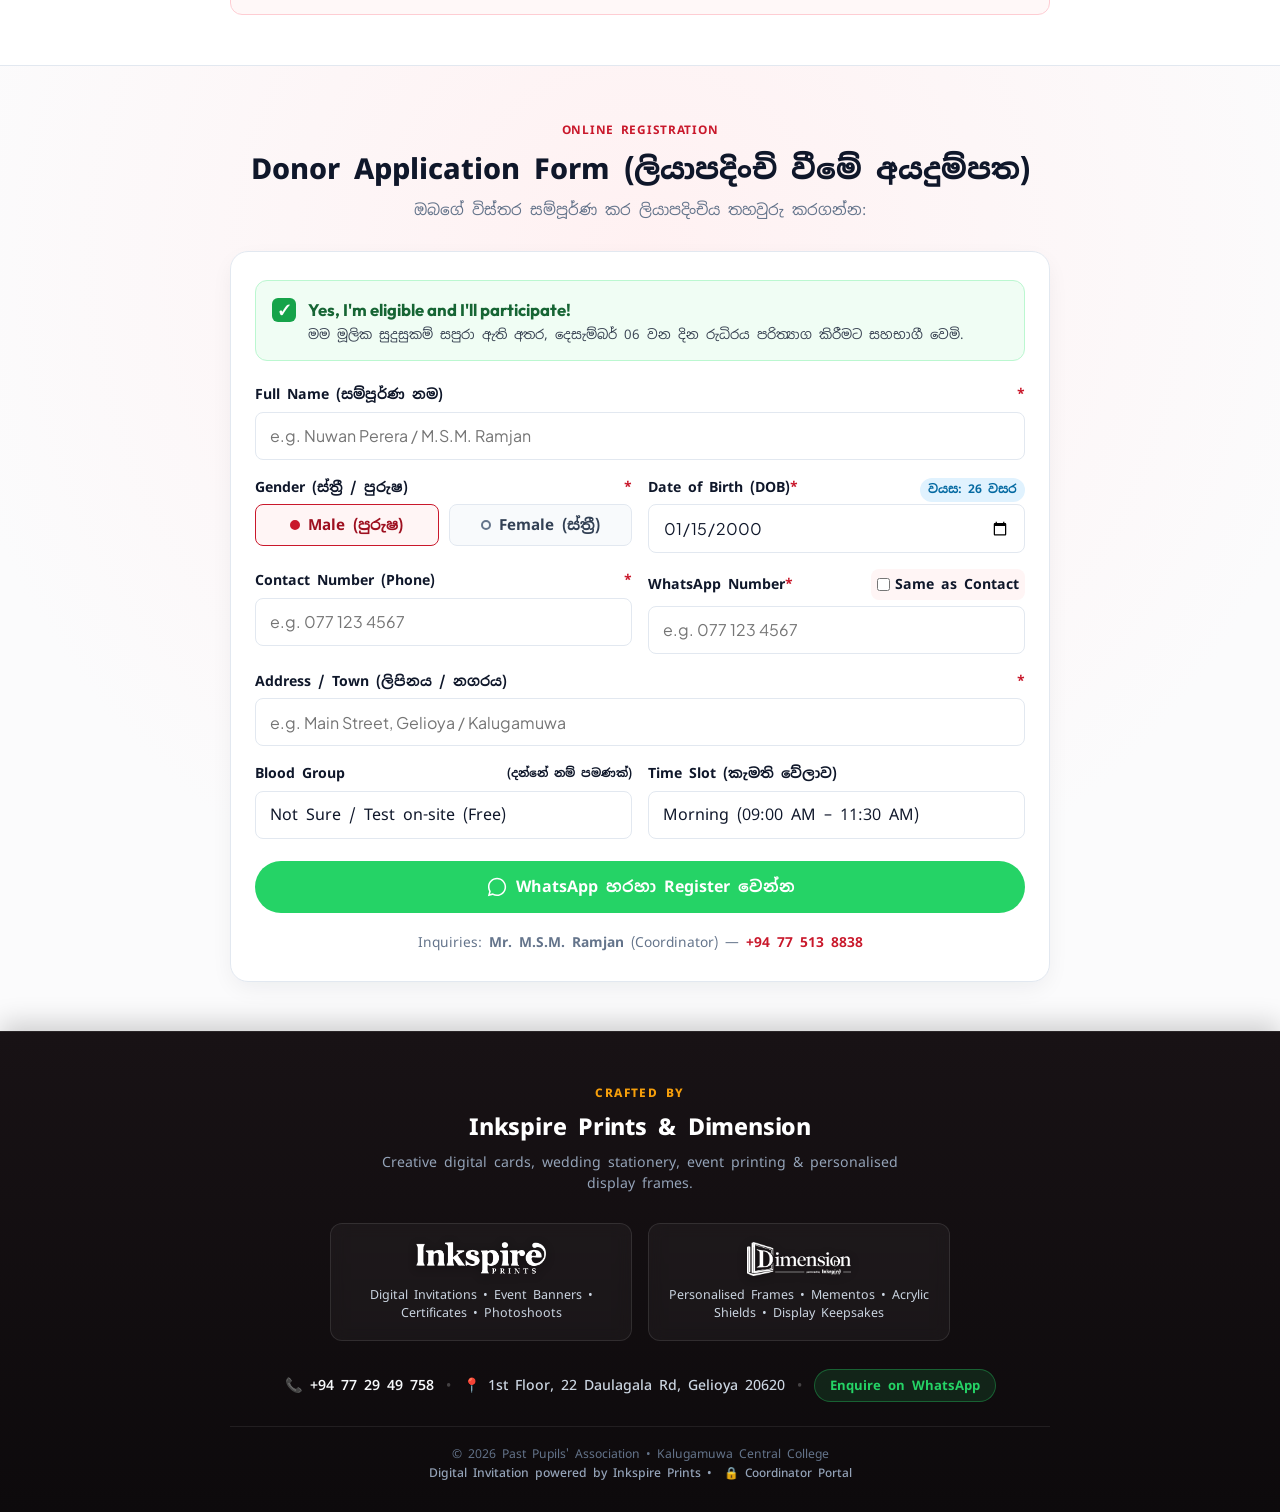
<file: si.html>
<!doctype html>
<html lang="si">
<head>
  <meta charset="utf-8">
  <meta name="viewport" content="width=device-width, initial-scale=1, viewport-fit=cover, maximum-scale=5">
  <meta name="theme-color" content="#ffffff">
  <meta name="description" content="Annual Blood Donation Camp 2026 organized by PPA of Kalugamuwa Central College with National Blood Transfusion Service.">
  <title>Blood Donation Camp 2026 | PPA Kalugamuwa Central College</title>

  <!-- Google Fonts: Noto Sans Sinhala, Outfit & Plus Jakarta Sans -->
  <link rel="preconnect" href="https://fonts.googleapis.com">
  <link rel="preconnect" href="https://fonts.gstatic.com" crossorigin>
  <link href="https://fonts.googleapis.com/css2?family=Noto+Sans+Sinhala:wght@400;500;600;700&family=Noto+Sans+Tamil:wght@400;500;600;700&family=Outfit:wght@500;600;700;800&family=Plus+Jakarta+Sans:wght@400;500;600;700&display=swap" rel="stylesheet">

  <link rel="stylesheet" href="style.css">
</head>
<body class="lang-si">

  <!-- Audio Background (Gentle Ambient) -->
  <audio id="bgAudio" loop preload="none">
    <source src="assets/heartbeat-ambient.wav" type="audio/wav">
  </audio>

  <!-- TOP BAR -->
  <header class="top-bar">
    <div class="top-bar-inner">
      <div class="logos-group">
        <img src="assets/kcc-school-crest.png" alt="KCC Crest" class="crest-img">
        <img src="assets/ppa-kcc-shield-large.png" alt="PPA KCC Crest" class="crest-img">
        <div class="header-titles">
          <span class="org-name font-sinhala">PAST PUPILS' ASSOCIATION (PPA)</span>
          <span class="school-name font-sinhala">Kalugamuwa Central College (කළුගමුව ම.ම.වි)</span>
        </div>
      </div>

      <div class="top-bar-right">
        <!-- Language Switcher Pills -->
        <div class="lang-switcher" aria-label="Select Language">
          <a href="index.html" class="lang-pill" title="English">EN</a>
          <a href="ta.html" class="lang-pill" title="Tamil">தமிழ்</a>
          <a href="si.html" class="lang-pill active" title="Sinhala">සිංහල</a>
        </div>

        <button id="audioBtn" class="audio-btn" type="button" aria-label="Music" title="Music">
          <span class="sound-icon">♫</span>
          <span id="audioText">Music</span>
        </button>
      </div>
    </div>
  </header>

  <main>

    <!-- HERO SECTION / INVITATION CARD -->
    <section class="hero-section">
      <div class="container">
        
        <div class="invitation-badge animate-fade-in font-sinhala">
          <span class="pulse-dot"></span> Annual Blood Donation Camp 2026
        </div>

        <div class="title-wrap animate-fade-in delay-1">
          <div class="heartbeat-icon-wrap" aria-hidden="true">
            <svg class="heartbeat-svg" viewBox="0 0 24 24" fill="currentColor">
              <path d="M12 21.35l-1.45-1.32C5.4 15.36 2 12.28 2 8.5 2 5.42 4.42 3 7.5 3c1.74 0 3.41.81 4.5 2.09C13.09 3.81 14.76 3 16.5 3 19.58 3 22 5.42 22 8.5c0 3.78-3.4 6.86-8.55 11.54L12 21.35z"/>
            </svg>
          </div>
          <h1 class="main-title font-sinhala">
            BLOOD DONATION<br>
            <span class="highlight-text">Save Lives • ලේ දන් දෙමු</span>
          </h1>
        </div>

        <p class="tagline animate-fade-in delay-2 font-sinhala">“ඔබේ ලේ බිංදුවක් තවත් කෙනෙකුගේ ජීවිතය බේරාගනීවි”</p>
        <p class="collab-text animate-fade-in delay-2 font-sinhala">National Blood Transfusion Service (NBTS) සමඟ එක්ව පවත්වනු ලැබේ</p>

        <!-- LIVE COUNTDOWN -->
        <div class="countdown-wrap animate-fade-in delay-3">
          <div class="countdown-label font-sinhala">COUNTDOWN TO DONATION DAY</div>
          <div class="countdown" id="countdown">
            <div class="cd-box">
              <span class="cd-num" id="days">000</span>
              <span class="cd-txt font-sinhala">Days</span>
            </div>
            <span class="cd-sep">:</span>
            <div class="cd-box">
              <span class="cd-num" id="hours">00</span>
              <span class="cd-txt font-sinhala">Hours</span>
            </div>
            <span class="cd-sep">:</span>
            <div class="cd-box">
              <span class="cd-num" id="minutes">00</span>
              <span class="cd-txt font-sinhala">Minutes</span>
            </div>
            <span class="cd-sep">:</span>
            <div class="cd-box">
              <span class="cd-num" id="seconds">00</span>
              <span class="cd-txt font-sinhala">Seconds</span>
            </div>
          </div>
        </div>

        <!-- 3 KEY EVENT DETAILS -->
        <div class="details-grid animate-fade-in delay-4">
          <div class="detail-card">
            <div class="detail-icon">📅</div>
            <div class="detail-label font-sinhala">DATE (දිනය)</div>
            <div class="detail-value font-sinhala">Sunday, 06 Dec 2026</div>
            <div class="detail-sub font-sinhala">ඉරිදා දවස</div>
          </div>

          <div class="detail-card">
            <div class="detail-icon">⏰</div>
            <div class="detail-label font-sinhala">TIME (වේලාව)</div>
            <div class="detail-value font-sinhala">09:00 AM Onwards</div>
            <div class="detail-sub font-sinhala">උදෑසන 9:00 සිට</div>
          </div>

          <a href="https://maps.app.goo.gl/GUvWcV5GCEfPuANm7" target="_blank" rel="noopener" class="detail-card detail-link" title="Open Map">
            <div class="detail-icon">📍</div>
            <div class="detail-label font-sinhala">VENUE (ස්ථානය)</div>
            <div class="detail-value font-sinhala">College Main Hall</div>
            <div class="detail-sub font-sinhala">Kalugamuwa Central College, Gelioya ↗</div>
          </a>
        </div>

        <!-- QUICK ACTION BUTTONS -->
        <div class="action-buttons animate-fade-in delay-4">
          <a href="#applicationSection" class="btn btn-red btn-pulse font-sinhala">Donor කෙනෙක් විදියට Register වෙන්න ↓</a>
          <a href="https://maps.app.goo.gl/GUvWcV5GCEfPuANm7" target="_blank" rel="noopener" class="btn btn-white font-sinhala">Location Map</a>
          <button id="calendarBtn" type="button" class="btn btn-white font-sinhala">Add to Calendar</button>
        </div>

      </div>
    </section>

    <!-- ELIGIBILITY GUIDE SECTION -->
    <section class="section eligibility-section" id="eligibilitySection">
      <div class="container">
        <div class="section-header reveal">
          <span class="sub-badge font-sinhala">Eligibility Guidelines</span>
          <h2 class="font-sinhala">Who Can Give Blood? (රුධිරය පරිත්‍යාග කිරීමට සුදුසුකම් ලබන්නේ කවුද?)</h2>
          <p class="font-sinhala">රුධිරය පරිත්‍යාග කිරීමට පෙර මෙම සරල කරුණු පරීක්ෂා කර බලන්න:</p>
        </div>

        <div class="eligibility-grid">
          <div class="elig-card reveal">
            <div class="elig-icon">✓</div>
            <h3 class="font-sinhala">Age (වයස)</h3>
            <p class="font-sinhala"><strong>අවුරුදු 18 සිට 55 දක්වා</strong><br>(නිරන්තරයෙන් රුධිරය පරිත්‍යාග කරන්නන්ට අවුරුදු 60 දක්වා පරිත්‍යාග කළ හැකිය)</p>
          </div>

          <div class="elig-card reveal">
            <div class="elig-icon">✓</div>
            <h3 class="font-sinhala">Weight (ශරීර බර)</h3>
            <p class="font-sinhala"><strong>අවම වශයෙන් කිලෝග්‍රෑම් 50ක් (110 lbs)</strong><br>ඔබේ සෞඛ්‍ය ආරක්ෂාව වෙනුවෙන්</p>
          </div>

          <div class="elig-card reveal">
            <div class="elig-icon">✓</div>
            <h3 class="font-sinhala">Good Health (සෞඛ්‍ය තත්ත්වය)</h3>
            <p class="font-sinhala"><strong>සම්පූර්ණ නිරෝගීභාවය</strong><br>උණ, සෙම්ප්‍රතිශ්‍යාව හෝ කැස්ස නොමැතිව සම්පූර්ණයෙන්ම නිරෝගීව සිටිය යුතුය.</p>
          </div>

          <div class="elig-card reveal">
            <div class="elig-icon">✓</div>
            <h3 class="font-sinhala">4 Months Gap (පරිත්‍යාග අතර කාල පරතරය)</h3>
            <p class="font-sinhala"><strong>අවම වශයෙන් මාස 4ක්</strong><br>ඔබේ පෙර රුධිර පරිත්‍යාගයේ සිට අවම වශයෙන් මාස 4ක් ගතවී තිබිය යුතුය.</p>
          </div>

          <div class="elig-card reveal">
            <div class="elig-icon">✓</div>
            <h3 class="font-sinhala">Before Coming (පැමිණීමට පෙර)</h3>
            <p class="font-sinhala"><strong>හොඳ නින්දක් (පැය 6–8)</strong><br>ආහාර වේලක් ගෙන හොඳින් ජලය පානය කරන්න (නිරාහාරව නොපැමිණෙන්න).</p>
          </div>

          <div class="elig-card reveal">
            <div class="elig-icon">✓</div>
            <h3 class="font-sinhala">ID Card (රැගෙන ආ යුතු දේ)</h3>
            <p class="font-sinhala"><strong>ඡායාරූපයක් සහිත මුල් හැඳුනුම්පත</strong><br>ජාතික හැඳුනුම්පත (NIC) හෝ රියදුරු බලපත්‍රය (Driving License) රැගෙන එන්න.</p>
          </div>
        </div>

        <!-- WHO SHOULD WAIT NOTE -->
        <div class="defer-note reveal font-sinhala">
          <strong>⚠️ කරුණාකර රැඳී සිටින්න:</strong>
          පසුගිය මාස 6 ඇතුළත පච්චයක් (Tattoo) හෝ සිරුර සිදුරු කිරීමක් (Body piercing) සිදු කර ඇත්නම්, දැනට ප්‍රතිජීවක ඖෂධ (Antibiotics) ලබා ගන්නේ නම්, හෝ ගර්භණී / මව්කිරි දෙන මවක් නම් තාවකාලිකව රුධිරය පරිත්‍යාග කළ නොහැක.
        </div>
      </div>
    </section>

    <!-- DONOR APPLICATION FORM (SUPER MOBILE FRIENDLY) -->
    <section class="section app-section" id="applicationSection">
      <div class="container">
        
        <div class="section-header reveal">
          <span class="sub-badge font-sinhala">Online Registration</span>
          <h2 class="font-sinhala">Donor Application Form (ලියාපදිංචි වීමේ අයදුම්පත)</h2>
          <p class="font-sinhala">ඔබගේ විස්තර සම්පූර්ණ කර ලියාපදිංචිය තහවුරු කරගන්න:</p>
        </div>

        <div class="form-card reveal">
          <form id="donorForm" novalidate>

            <!-- PLEDGE CONFIRMATION -->
            <div class="pledge-box" id="pledgeContainer">
              <label class="pledge-label" for="pledgeCheck">
                <input type="checkbox" id="pledgeCheck" name="pledge" checked required>
                <span class="pledge-chk-custom" aria-hidden="true">✓</span>
                <span class="pledge-text font-sinhala">
                  <strong>Yes, I'm eligible and I'll participate!</strong>
                  <small>මම මූලික සුදුසුකම් සපුරා ඇති අතර, දෙසැම්බර් 06 වන දින රුධිරය පරිත්‍යාග කිරීමට සහභාගී වෙමි.</small>
                </span>
              </label>
              <div class="error-msg font-sinhala" id="pledgeError">කරුණාකර තහවුරු කරන්න.</div>
            </div>

            <!-- PROPER ORDER FORM FIELDS -->
            <div class="fields-grid">

              <!-- 1. FULL NAME -->
              <div class="field-wrap full-width" id="wrap-fullName">
                <label for="fullName" class="font-sinhala">Full Name (සම්පූර්ණ නම) <span class="req">*</span></label>
                <input 
                  type="text" 
                  id="fullName" 
                  name="fullName" 
                  placeholder="e.g. Nuwan Perera / M.S.M. Ramjan" 
                  required 
                  autocomplete="name" 
                  autocapitalize="words" 
                  spellcheck="false"
                >
                <div class="error-msg font-sinhala" id="nameError">කරුණාකර ඔබගේ නම ඇතුළත් කරන්න.</div>
              </div>

              <!-- 2. GENDER -->
              <div class="field-wrap half-width" id="wrap-gender">
                <label class="font-sinhala">Gender (ස්ත්‍රී / පුරුෂ) <span class="req">*</span></label>
                <div class="gender-options">
                  <label class="gender-radio">
                    <input type="radio" name="gender" value="Male (පුරුෂ)" checked>
                    <span class="gender-pill-box font-sinhala">
                      <span class="gender-dot"></span> Male (පුරුෂ)
                    </span>
                  </label>
                  <label class="gender-radio">
                    <input type="radio" name="gender" value="Female (ස්ත්‍රී)">
                    <span class="gender-pill-box font-sinhala">
                      <span class="gender-dot"></span> Female (ස්ත්‍රී)
                    </span>
                  </label>
                </div>
              </div>

              <!-- 3. DATE OF BIRTH -->
              <div class="field-wrap half-width" id="wrap-dob">
                <div class="label-row">
                  <label for="dob" class="font-sinhala">Date of Birth (DOB) <span class="req">*</span></label>
                  <span class="age-badge" id="ageBadge">Age: —</span>
                </div>
                <input 
                  type="date" 
                  id="dob" 
                  name="dob" 
                  value="2000-01-15" 
                  required 
                  max="2008-12-06" 
                  min="1960-01-01"
                >
                <div class="error-msg font-sinhala" id="dobError">වලංගු උපන් දිනයක් ඇතුළත් කරන්න (Age must be 18 to 60).</div>
              </div>

              <!-- 4. CONTACT NUMBER -->
              <div class="field-wrap half-width" id="wrap-contact">
                <label for="contactNumber" class="font-sinhala">Contact Number (Phone) <span class="req">*</span></label>
                <input 
                  type="tel" 
                  id="contactNumber" 
                  name="contactNumber" 
                  inputmode="tel" 
                  autocomplete="tel" 
                  placeholder="e.g. 077 123 4567" 
                  required
                >
                <div class="error-msg font-sinhala" id="contactError">කරුණාකර Contact Number එකක් ඇතුළත් කරන්න.</div>
              </div>

              <!-- 5. WHATSAPP NUMBER -->
              <div class="field-wrap half-width" id="wrap-whatsapp">
                <div class="label-row">
                  <label for="whatsappNumber" class="font-sinhala">WhatsApp Number <span class="req">*</span></label>
                  <label class="same-chk" for="samePhone">
                    <input type="checkbox" id="samePhone">
                    <span class="font-sinhala">Same as Contact</span>
                  </label>
                </div>
                <input 
                  type="tel" 
                  id="whatsappNumber" 
                  name="whatsappNumber" 
                  inputmode="tel" 
                  autocomplete="tel" 
                  placeholder="e.g. 077 123 4567" 
                  required
                >
                <div class="error-msg font-sinhala" id="whatsappError">කරුණාකර WhatsApp Number එකක් ඇතුළත් කරන්න.</div>
              </div>

              <!-- 6. RESIDENTIAL ADDRESS -->
              <div class="field-wrap full-width" id="wrap-address">
                <label for="address" class="font-sinhala">Address / Town (ලිපිනය / නගරය) <span class="req">*</span></label>
                <input 
                  type="text" 
                  id="address" 
                  name="address" 
                  autocomplete="street-address" 
                  placeholder="e.g. Main Street, Gelioya / Kalugamuwa" 
                  required 
                >
                <div class="error-msg font-sinhala" id="addressError">කරුණාකර ඔබගේ ලිපිනය හෝ නගරය ඇතුළත් කරන්න.</div>
              </div>

              <!-- 7. BLOOD GROUP (OPTIONAL) -->
              <div class="field-wrap half-width">
                <label for="bloodGroup" class="font-sinhala">Blood Group <small>(දන්නේ නම් පමණක්)</small></label>
                <select id="bloodGroup" name="bloodGroup" class="font-sinhala">
                  <option value="Not Sure / Test on-site">Not Sure / Test on-site (Free)</option>
                  <option value="A+">A Positive (A+)</option>
                  <option value="A-">A Negative (A-)</option>
                  <option value="B+">B Positive (B+)</option>
                  <option value="B-">B Negative (B-)</option>
                  <option value="O+">O Positive (O+)</option>
                  <option value="O-">O Negative (O-) Universal</option>
                  <option value="AB+">AB Positive (AB+)</option>
                  <option value="AB-">AB Negative (AB-)</option>
                </select>
              </div>

              <!-- 8. PREFERRED TIME SLOT -->
              <div class="field-wrap half-width">
                <label for="timeSlot" class="font-sinhala">Time Slot (කැමති වේලාව)</label>
                <select id="timeSlot" name="timeSlot" class="font-sinhala">
                  <option value="Morning (09:00 AM – 11:30 AM)">Morning (09:00 AM – 11:30 AM)</option>
                  <option value="Midday (11:30 AM – 01:30 PM)">Midday (11:30 AM – 01:30 PM)</option>
                  <option value="Afternoon (01:30 PM – 03:30 PM)">Afternoon (01:30 PM – 03:30 PM)</option>
                </select>
              </div>

            </div>

            <!-- SUBMIT BUTTON (ONLY WHATSAPP SUBMISSION) -->
            <div class="form-submit-row">
              <button type="submit" id="btnSubmitWhatsApp" class="btn btn-whatsapp btn-touch-lg btn-block font-sinhala">
                <svg viewBox="0 0 24 24" width="22" height="22" fill="currentColor">
                  <path d="M12.04 2C6.58 2 2.13 6.45 2.13 11.91C2.13 13.66 2.59 15.36 3.45 16.86L2.05 22L7.3 20.62C8.75 21.41 10.38 21.83 12.04 21.83C17.5 21.83 21.95 17.38 21.95 11.92C21.95 9.27 20.92 6.78 19.05 4.91C17.18 3.03 14.69 2 12.04 2M12.05 3.67C14.25 3.67 16.31 4.53 17.87 6.09C19.42 7.65 20.28 9.72 20.28 11.92C20.28 16.46 16.58 20.15 12.04 20.15C10.56 20.15 9.11 19.76 7.85 19.02L7.55 18.84L4.44 19.65L5.27 16.62L5.07 16.3C4.27 15.02 3.81 13.5 3.81 11.92C3.81 7.37 7.5 3.67 12.05 3.67Z"/>
                </svg>
                <span>WhatsApp හරහා Register වෙන්න</span>
              </button>
            </div>

            <!-- SUBMIT FEEDBACK NOTICE -->
            <div id="submitNotice" class="submit-notice-box font-sinhala" style="display: none;">
              <div class="submit-notice-inner">
                <span class="submit-notice-icon">✓</span>
                <span class="submit-notice-text">විස්තර සූදානම්! සම්බන්ධීකාරක එම්.එස්.එම්. රම්ජාන් මහතා වෙත ඔබගේ ලියාපදිංචිය යැවීමට WhatsApp විවෘත වේ...</span>
              </div>
            </div>

            <div class="contact-coordinator font-sinhala">
              Inquiries: <strong>Mr. M.S.M. Ramjan</strong> (Coordinator) — <a href="tel:+94775138838">+94 77 513 8838</a>
            </div>

          </form>

        </div>

      </div>
    </section>

  </main>

  <!-- MOBILE FLOATING ACTION PILL -->
  <aside class="mobile-floating-bar" id="mobileFloatBar" aria-label="Mobile quick actions">
    <a href="#applicationSection" class="float-btn float-register font-sinhala">
      <span class="float-icon">🩸</span> Register Now
    </a>
    <a href="https://maps.app.goo.gl/GUvWcV5GCEfPuANm7" target="_blank" rel="noopener" class="float-btn float-map font-sinhala" title="Open Map">
      <span class="float-icon">📍</span> Map
    </a>
  </aside>

  <!-- INKSPIRE PRINTS & DIMENSION BRANDING FOOTER -->
  <footer class="footer">
    <div class="container footer-content">
      
      <div class="footer-intro reveal">
        <p class="footer-kicker font-sinhala">Crafted by</p>
        <h3 class="footer-brand-title font-sinhala">Inkspire Prints & Dimension</h3>
        <p class="footer-desc font-sinhala">Creative digital cards, wedding stationery, event printing & personalised display frames.</p>
      </div>

      <div class="footer-brands-grid">
        <!-- Inkspire Prints -->
        <div class="brand-box reveal">
          <img src="assets/inkspire-white.png" alt="Inkspire Prints" class="brand-img" loading="lazy">
          <p class="brand-text font-sinhala">Digital Invitations • Event Banners • Certificates • Photoshoots</p>
        </div>

        <!-- Dimension -->
        <div class="brand-box reveal">
          <img src="assets/dimension-white.png" alt="Dimension" class="brand-img" loading="lazy">
          <p class="brand-text font-sinhala">Personalised Frames • Mementos • Acrylic Shields • Display Keepsakes</p>
        </div>
      </div>

      <!-- Contact details -->
      <div class="footer-contact-bar reveal font-sinhala">
        <span>📞 <a href="tel:+94772949758">+94 77 29 49 758</a></span>
        <span class="dot">•</span>
        <span>📍 1st Floor, 22 Daulagala Rd, Gelioya 20620</span>
        <span class="dot">•</span>
        <a href="https://wa.me/94772949758?text=Hello%20Inkspire%20Prints%2C%20I%20am%20interested%20in%20your%20digital%20invitation%20and%20printing%20services." target="_blank" rel="noopener" class="footer-wa-link">Enquire on WhatsApp</a>
      </div>

      <div class="footer-copy font-sinhala">
        <p>© 2026 Past Pupils' Association • Kalugamuwa Central College</p>
        <p>Digital Invitation powered by Inkspire Prints • <a href="admin.html" class="footer-admin-link" title="Coordinator Admin Portal">🔒 Coordinator Portal</a></p>
      </div>

    </div>
  </footer>

  <script src="config.js"></script>
  <script src="script.js"></script>
</body>
</html>
</file>
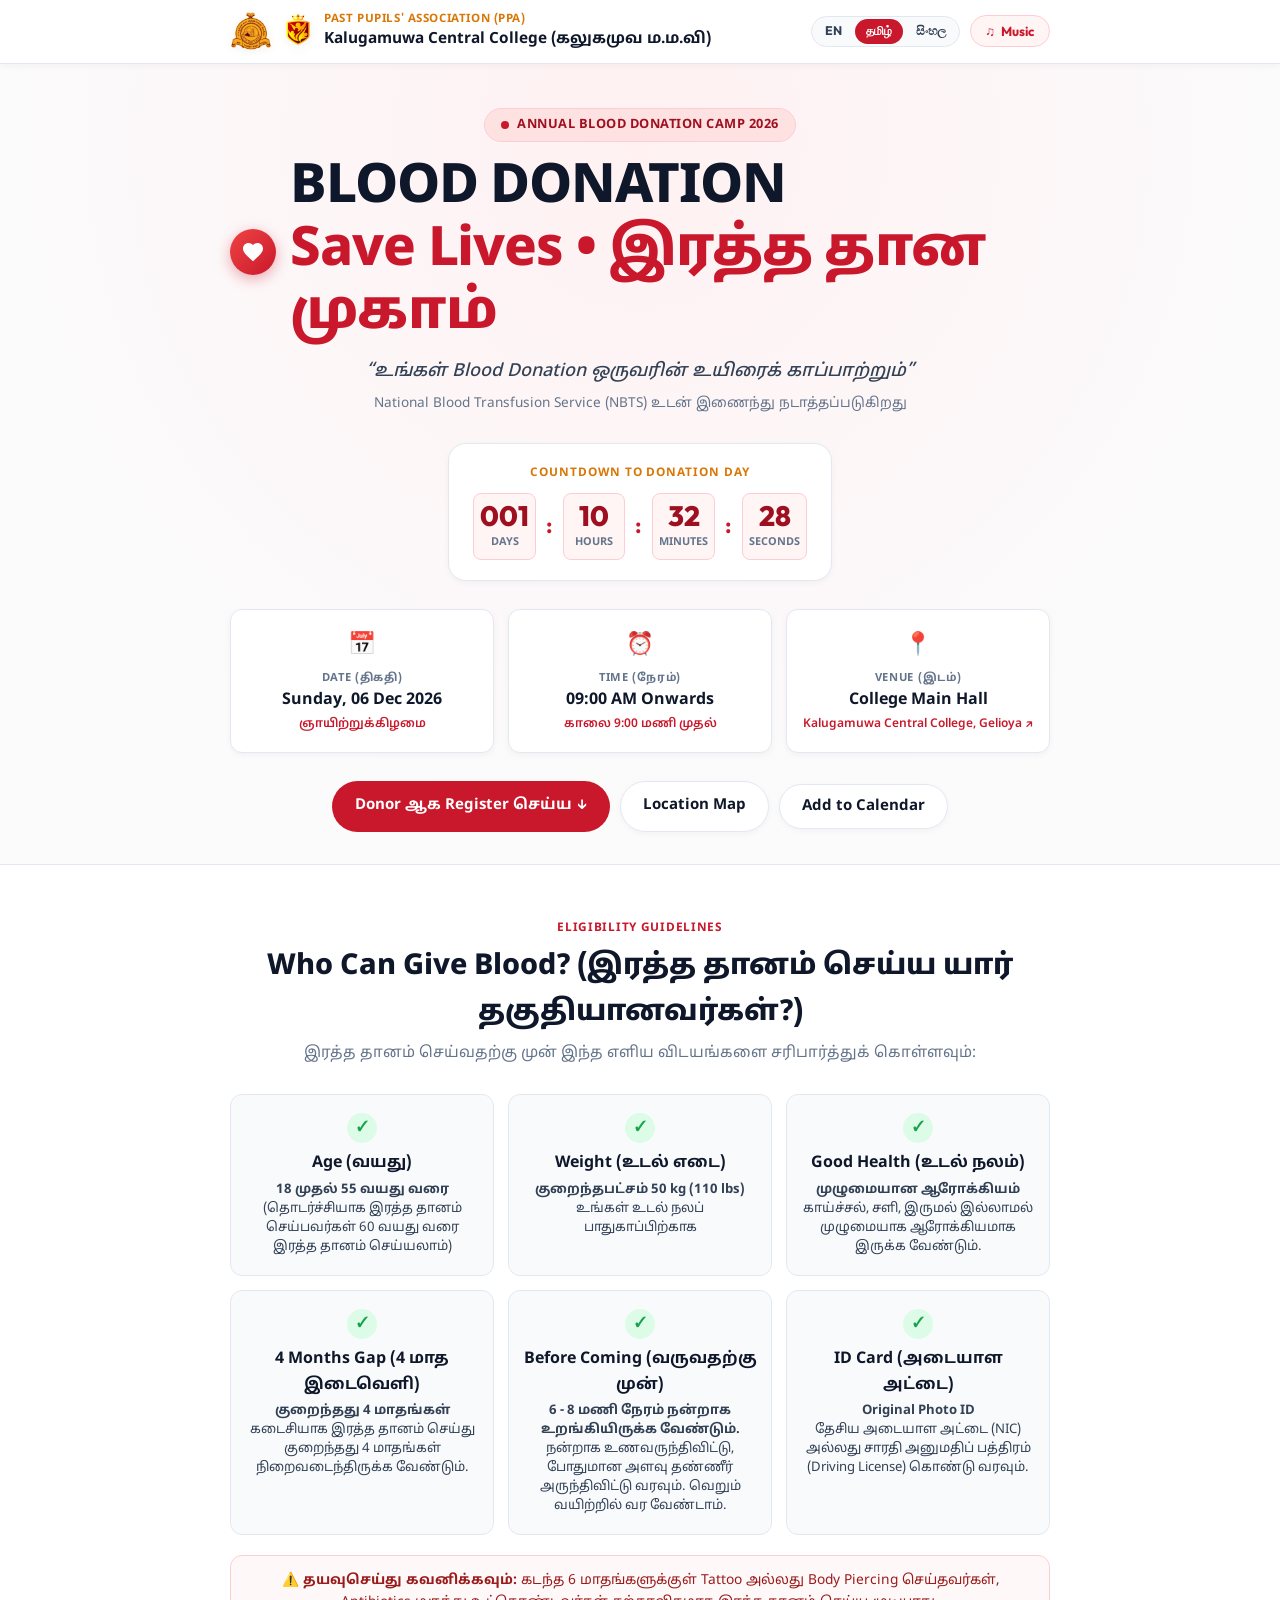
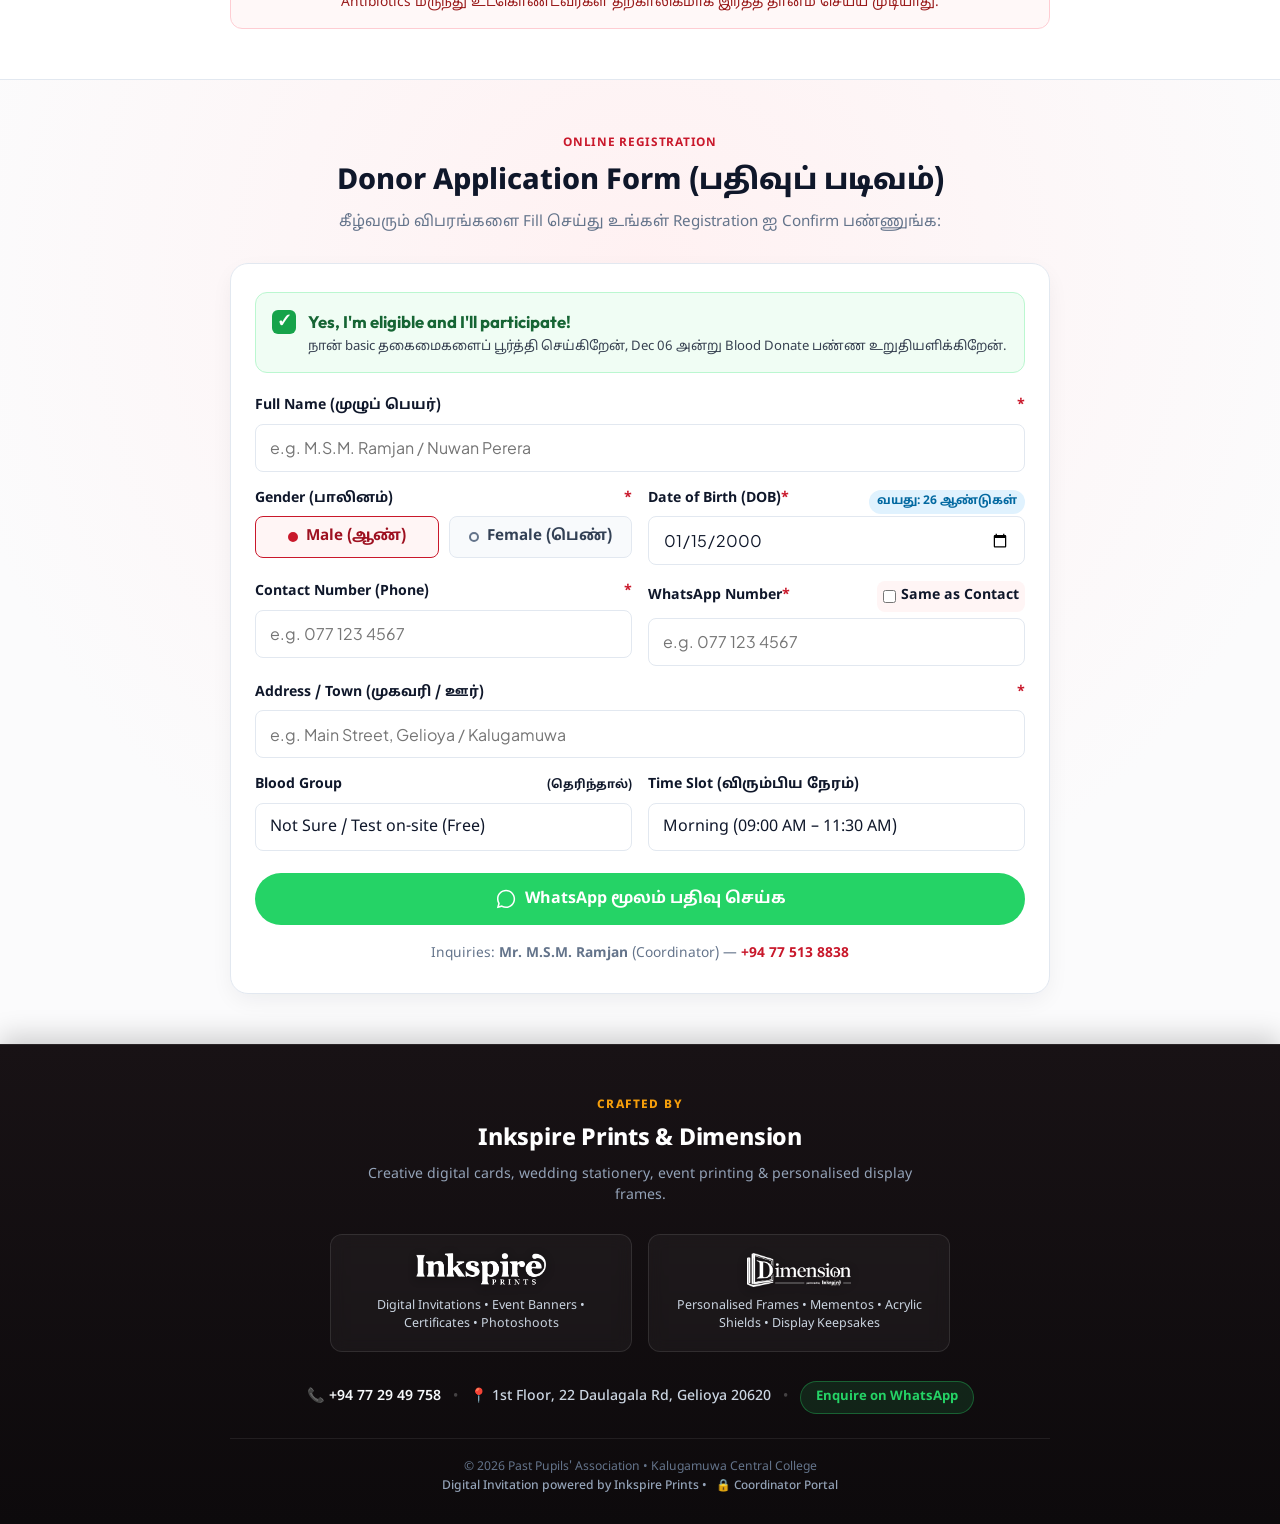
<file: ta.html>
<!doctype html>
<html lang="ta">
<head>
  <meta charset="utf-8">
  <meta name="viewport" content="width=device-width, initial-scale=1, viewport-fit=cover, maximum-scale=5">
  <meta name="theme-color" content="#ffffff">
  <meta name="description" content="Annual Blood Donation Camp 2026 organized by PPA of Kalugamuwa Central College in collaboration with National Blood Transfusion Service.">
  <title>Blood Donation Camp 2026 | PPA Kalugamuwa Central College</title>

  <!-- Google Fonts: Noto Sans Tamil, Outfit & Plus Jakarta Sans -->
  <link rel="preconnect" href="https://fonts.googleapis.com">
  <link rel="preconnect" href="https://fonts.gstatic.com" crossorigin>
  <link href="https://fonts.googleapis.com/css2?family=Noto+Sans+Sinhala:wght@400;500;600;700&family=Noto+Sans+Tamil:wght@400;500;600;700&family=Outfit:wght@500;600;700;800&family=Plus+Jakarta+Sans:wght@400;500;600;700&display=swap" rel="stylesheet">

  <link rel="stylesheet" href="style.css">
</head>
<body class="lang-ta">

  <!-- Audio Background (Gentle Ambient) -->
  <audio id="bgAudio" loop preload="none">
    <source src="assets/heartbeat-ambient.wav" type="audio/wav">
  </audio>

  <!-- TOP BAR -->
  <header class="top-bar">
    <div class="top-bar-inner">
      <div class="logos-group">
        <img src="assets/kcc-school-crest.png" alt="KCC Crest" class="crest-img">
        <img src="assets/ppa-kcc-shield-large.png" alt="PPA KCC Crest" class="crest-img">
        <div class="header-titles">
          <span class="org-name font-tamil">PAST PUPILS' ASSOCIATION (PPA)</span>
          <span class="school-name font-tamil">Kalugamuwa Central College (கலுகமுவ ம.ம.வி)</span>
        </div>
      </div>

      <div class="top-bar-right">
        <!-- Language Switcher Pills -->
        <div class="lang-switcher" aria-label="Select Language">
          <a href="index.html" class="lang-pill" title="English">EN</a>
          <a href="ta.html" class="lang-pill active" title="Tamil">தமிழ்</a>
          <a href="si.html" class="lang-pill" title="Sinhala">සිංහල</a>
        </div>

        <button id="audioBtn" class="audio-btn" type="button" aria-label="Music" title="Music">
          <span class="sound-icon">♫</span>
          <span id="audioText">Music</span>
        </button>
      </div>
    </div>
  </header>

  <main>

    <!-- HERO SECTION / INVITATION CARD -->
    <section class="hero-section">
      <div class="container">
        
        <div class="invitation-badge animate-fade-in font-tamil">
          <span class="pulse-dot"></span> Annual Blood Donation Camp 2026
        </div>

        <div class="title-wrap animate-fade-in delay-1">
          <div class="heartbeat-icon-wrap" aria-hidden="true">
            <svg class="heartbeat-svg" viewBox="0 0 24 24" fill="currentColor">
              <path d="M12 21.35l-1.45-1.32C5.4 15.36 2 12.28 2 8.5 2 5.42 4.42 3 7.5 3c1.74 0 3.41.81 4.5 2.09C13.09 3.81 14.76 3 16.5 3 19.58 3 22 5.42 22 8.5c0 3.78-3.4 6.86-8.55 11.54L12 21.35z"/>
            </svg>
          </div>
          <h1 class="main-title font-tamil">
            BLOOD DONATION<br>
            <span class="highlight-text">Save Lives • இரத்த தான முகாம்</span>
          </h1>
        </div>

        <p class="tagline animate-fade-in delay-2 font-tamil">“உங்கள் Blood Donation ஒருவரின் உயிரைக் காப்பாற்றும்”</p>
        <p class="collab-text animate-fade-in delay-2 font-tamil">National Blood Transfusion Service (NBTS) உடன் இணைந்து நடாத்தப்படுகிறது</p>

        <!-- LIVE COUNTDOWN -->
        <div class="countdown-wrap animate-fade-in delay-3">
          <div class="countdown-label font-tamil">COUNTDOWN TO DONATION DAY</div>
          <div class="countdown" id="countdown">
            <div class="cd-box">
              <span class="cd-num" id="days">000</span>
              <span class="cd-txt font-tamil">Days</span>
            </div>
            <span class="cd-sep">:</span>
            <div class="cd-box">
              <span class="cd-num" id="hours">00</span>
              <span class="cd-txt font-tamil">Hours</span>
            </div>
            <span class="cd-sep">:</span>
            <div class="cd-box">
              <span class="cd-num" id="minutes">00</span>
              <span class="cd-txt font-tamil">Minutes</span>
            </div>
            <span class="cd-sep">:</span>
            <div class="cd-box">
              <span class="cd-num" id="seconds">00</span>
              <span class="cd-txt font-tamil">Seconds</span>
            </div>
          </div>
        </div>

        <!-- 3 KEY EVENT DETAILS -->
        <div class="details-grid animate-fade-in delay-4">
          <div class="detail-card">
            <div class="detail-icon">📅</div>
            <div class="detail-label font-tamil">DATE (திகதி)</div>
            <div class="detail-value font-tamil">Sunday, 06 Dec 2026</div>
            <div class="detail-sub font-tamil">ஞாயிற்றுக்கிழமை</div>
          </div>

          <div class="detail-card">
            <div class="detail-icon">⏰</div>
            <div class="detail-label font-tamil">TIME (நேரம்)</div>
            <div class="detail-value font-tamil">09:00 AM Onwards</div>
            <div class="detail-sub font-tamil">காலை 9:00 மணி முதல்</div>
          </div>

          <a href="https://maps.app.goo.gl/GUvWcV5GCEfPuANm7" target="_blank" rel="noopener" class="detail-card detail-link" title="Open Map">
            <div class="detail-icon">📍</div>
            <div class="detail-label font-tamil">VENUE (இடம்)</div>
            <div class="detail-value font-tamil">College Main Hall</div>
            <div class="detail-sub font-tamil">Kalugamuwa Central College, Gelioya ↗</div>
          </a>
        </div>

        <!-- QUICK ACTION BUTTONS -->
        <div class="action-buttons animate-fade-in delay-4">
          <a href="#applicationSection" class="btn btn-red btn-pulse font-tamil">Donor ஆக Register செய்ய ↓</a>
          <a href="https://maps.app.goo.gl/GUvWcV5GCEfPuANm7" target="_blank" rel="noopener" class="btn btn-white font-tamil">Location Map</a>
          <button id="calendarBtn" type="button" class="btn btn-white font-tamil">Add to Calendar</button>
        </div>

      </div>
    </section>

    <!-- ELIGIBILITY GUIDE SECTION -->
    <section class="section eligibility-section" id="eligibilitySection">
      <div class="container">
        <div class="section-header reveal">
          <span class="sub-badge font-tamil">Eligibility Guidelines</span>
          <h2 class="font-tamil">Who Can Give Blood? (இரத்த தானம் செய்ய யார் தகுதியானவர்கள்?)</h2>
          <p class="font-tamil">இரத்த தானம் செய்வதற்கு முன் இந்த எளிய விடயங்களை சரிபார்த்துக் கொள்ளவும்:</p>
        </div>

        <div class="eligibility-grid">
          <div class="elig-card reveal">
            <div class="elig-icon">✓</div>
            <h3 class="font-tamil">Age (வயது)</h3>
            <p class="font-tamil"><strong>18 முதல் 55 வயது வரை</strong><br>(தொடர்ச்சியாக இரத்த தானம் செய்பவர்கள் 60 வயது வரை இரத்த தானம் செய்யலாம்)</p>
          </div>

          <div class="elig-card reveal">
            <div class="elig-icon">✓</div>
            <h3 class="font-tamil">Weight (உடல் எடை)</h3>
            <p class="font-tamil"><strong>குறைந்தபட்சம் 50 kg (110 lbs)</strong><br>உங்கள் உடல் நலப் பாதுகாப்பிற்காக</p>
          </div>

          <div class="elig-card reveal">
            <div class="elig-icon">✓</div>
            <h3 class="font-tamil">Good Health (உடல் நலம்)</h3>
            <p class="font-tamil"><strong>முழுமையான ஆரோக்கியம்</strong><br>காய்ச்சல், சளி, இருமல் இல்லாமல் முழுமையாக ஆரோக்கியமாக இருக்க வேண்டும்.</p>
          </div>

          <div class="elig-card reveal">
            <div class="elig-icon">✓</div>
            <h3 class="font-tamil">4 Months Gap (4 மாத இடைவெளி)</h3>
            <p class="font-tamil"><strong>குறைந்தது 4 மாதங்கள்</strong><br>கடைசியாக இரத்த தானம் செய்து குறைந்தது 4 மாதங்கள் நிறைவடைந்திருக்க வேண்டும்.</p>
          </div>

          <div class="elig-card reveal">
            <div class="elig-icon">✓</div>
            <h3 class="font-tamil">Before Coming (வருவதற்கு முன்)</h3>
            <p class="font-tamil"><strong>6 - 8 மணி நேரம் நன்றாக உறங்கியிருக்க வேண்டும்.</strong><br>நன்றாக உணவருந்திவிட்டு, போதுமான அளவு தண்ணீர் அருந்திவிட்டு வரவும். வெறும் வயிற்றில் வர வேண்டாம்.</p>
          </div>

          <div class="elig-card reveal">
            <div class="elig-icon">✓</div>
            <h3 class="font-tamil">ID Card (அடையாள அட்டை)</h3>
            <p class="font-tamil"><strong>Original Photo ID</strong><br>தேசிய அடையாள அட்டை (NIC) அல்லது சாரதி அனுமதிப் பத்திரம் (Driving License) கொண்டு வரவும்.</p>
          </div>
        </div>

        <!-- WHO SHOULD WAIT NOTE -->
        <div class="defer-note reveal font-tamil">
          <strong>⚠️ தயவுசெய்து கவனிக்கவும்:</strong>
          கடந்த 6 மாதங்களுக்குள் Tattoo அல்லது Body Piercing செய்தவர்கள், Antibiotics மருந்து உட்கொண்டவர்கள் தற்காலிகமாக இரத்த தானம் செய்ய முடியாது.
        </div>
      </div>
    </section>

    <!-- DONOR APPLICATION FORM (SUPER MOBILE FRIENDLY) -->
    <section class="section app-section" id="applicationSection">
      <div class="container">
        
        <div class="section-header reveal">
          <span class="sub-badge font-tamil">Online Registration</span>
          <h2 class="font-tamil">Donor Application Form (பதிவுப் படிவம்)</h2>
          <p class="font-tamil">கீழ்வரும் விபரங்களை Fill செய்து உங்கள் Registration ஐ Confirm பண்ணுங்க:</p>
        </div>

        <div class="form-card reveal">
          <form id="donorForm" novalidate>

            <!-- PLEDGE CONFIRMATION -->
            <div class="pledge-box" id="pledgeContainer">
              <label class="pledge-label" for="pledgeCheck">
                <input type="checkbox" id="pledgeCheck" name="pledge" checked required>
                <span class="pledge-chk-custom" aria-hidden="true">✓</span>
                <span class="pledge-text font-tamil">
                  <strong>Yes, I'm eligible and I'll participate!</strong>
                  <small>நான் basic தகைமைகளைப் பூர்த்தி செய்கிறேன், Dec 06 அன்று Blood Donate பண்ண உறுதியளிக்கிறேன்.</small>
                </span>
              </label>
              <div class="error-msg font-tamil" id="pledgeError">தயவுசெய்து உறுதிப்படுத்தவும்.</div>
            </div>

            <!-- PROPER ORDER FORM FIELDS -->
            <div class="fields-grid">

              <!-- 1. FULL NAME -->
              <div class="field-wrap full-width" id="wrap-fullName">
                <label for="fullName" class="font-tamil">Full Name (முழுப் பெயர்) <span class="req">*</span></label>
                <input 
                  type="text" 
                  id="fullName" 
                  name="fullName" 
                  placeholder="e.g. M.S.M. Ramjan / Nuwan Perera" 
                  required 
                  autocomplete="name" 
                  autocapitalize="words" 
                  spellcheck="false"
                >
                <div class="error-msg font-tamil" id="nameError">தயவுசெய்து உங்கள் பெயரை உள்ளிடவும்.</div>
              </div>

              <!-- 2. GENDER -->
              <div class="field-wrap half-width" id="wrap-gender">
                <label class="font-tamil">Gender (பாலினம்) <span class="req">*</span></label>
                <div class="gender-options">
                  <label class="gender-radio">
                    <input type="radio" name="gender" value="Male (ஆண்)" checked>
                    <span class="gender-pill-box font-tamil">
                      <span class="gender-dot"></span> Male (ஆண்)
                    </span>
                  </label>
                  <label class="gender-radio">
                    <input type="radio" name="gender" value="Female (பெண்)">
                    <span class="gender-pill-box font-tamil">
                      <span class="gender-dot"></span> Female (பெண்)
                    </span>
                  </label>
                </div>
              </div>

              <!-- 3. DATE OF BIRTH -->
              <div class="field-wrap half-width" id="wrap-dob">
                <div class="label-row">
                  <label for="dob" class="font-tamil">Date of Birth (DOB) <span class="req">*</span></label>
                  <span class="age-badge" id="ageBadge">Age: —</span>
                </div>
                <input 
                  type="date" 
                  id="dob" 
                  name="dob" 
                  value="2000-01-15" 
                  required 
                  max="2008-12-06" 
                  min="1960-01-01"
                >
                <div class="error-msg font-tamil" id="dobError">சரியான பிறந்த திகதியை உள்ளிடவும் (Age must be 18 to 60).</div>
              </div>

              <!-- 4. CONTACT NUMBER -->
              <div class="field-wrap half-width" id="wrap-contact">
                <label for="contactNumber" class="font-tamil">Contact Number (Phone) <span class="req">*</span></label>
                <input 
                  type="tel" 
                  id="contactNumber" 
                  name="contactNumber" 
                  inputmode="tel" 
                  autocomplete="tel" 
                  placeholder="e.g. 077 123 4567" 
                  required
                >
                <div class="error-msg font-tamil" id="contactError">தயவுசெய்து Contact Number உள்ளிடவும்.</div>
              </div>

              <!-- 5. WHATSAPP NUMBER -->
              <div class="field-wrap half-width" id="wrap-whatsapp">
                <div class="label-row">
                  <label for="whatsappNumber" class="font-tamil">WhatsApp Number <span class="req">*</span></label>
                  <label class="same-chk" for="samePhone">
                    <input type="checkbox" id="samePhone">
                    <span class="font-tamil">Same as Contact</span>
                  </label>
                </div>
                <input 
                  type="tel" 
                  id="whatsappNumber" 
                  name="whatsappNumber" 
                  inputmode="tel" 
                  autocomplete="tel" 
                  placeholder="e.g. 077 123 4567" 
                  required
                >
                <div class="error-msg font-tamil" id="whatsappError">தயவுசெய்து WhatsApp Number உள்ளிடவும்.</div>
              </div>

              <!-- 6. RESIDENTIAL ADDRESS -->
              <div class="field-wrap full-width" id="wrap-address">
                <label for="address" class="font-tamil">Address / Town (முகவரி / ஊர்) <span class="req">*</span></label>
                <input 
                  type="text" 
                  id="address" 
                  name="address" 
                  autocomplete="street-address" 
                  placeholder="e.g. Main Street, Gelioya / Kalugamuwa" 
                  required
                >
                <div class="error-msg font-tamil" id="addressError">தயவுசெய்து உங்கள் முகவரி அல்லது ஊரை உள்ளிடவும்.</div>
              </div>

              <!-- 7. BLOOD GROUP (OPTIONAL) -->
              <div class="field-wrap half-width">
                <label for="bloodGroup" class="font-tamil">Blood Group <small>(தெரிந்தால்)</small></label>
                <select id="bloodGroup" name="bloodGroup" class="font-tamil">
                  <option value="Not Sure / Test on-site">Not Sure / Test on-site (Free)</option>
                  <option value="A+">A Positive (A+)</option>
                  <option value="A-">A Negative (A-)</option>
                  <option value="B+">B Positive (B+)</option>
                  <option value="B-">B Negative (B-)</option>
                  <option value="O+">O Positive (O+)</option>
                  <option value="O-">O Negative (O-) Universal</option>
                  <option value="AB+">AB Positive (AB+)</option>
                  <option value="AB-">AB Negative (AB-)</option>
                </select>
              </div>

              <!-- 8. PREFERRED TIME SLOT -->
              <div class="field-wrap half-width">
                <label for="timeSlot" class="font-tamil">Time Slot (விரும்பிய நேரம்)</label>
                <select id="timeSlot" name="timeSlot" class="font-tamil">
                  <option value="Morning (09:00 AM – 11:30 AM)">Morning (09:00 AM – 11:30 AM)</option>
                  <option value="Midday (11:30 AM – 01:30 PM)">Midday (11:30 AM – 01:30 PM)</option>
                  <option value="Afternoon (01:30 PM – 03:30 PM)">Afternoon (01:30 PM – 03:30 PM)</option>
                </select>
              </div>

            </div>

            <!-- SUBMIT BUTTON (ONLY WHATSAPP SUBMISSION) -->
            <div class="form-submit-row">
              <button type="submit" id="btnSubmitWhatsApp" class="btn btn-whatsapp btn-touch-lg btn-block font-tamil">
                <svg viewBox="0 0 24 24" width="22" height="22" fill="currentColor">
                  <path d="M12.04 2C6.58 2 2.13 6.45 2.13 11.91C2.13 13.66 2.59 15.36 3.45 16.86L2.05 22L7.3 20.62C8.75 21.41 10.38 21.83 12.04 21.83C17.5 21.83 21.95 17.38 21.95 11.92C21.95 9.27 20.92 6.78 19.05 4.91C17.18 3.03 14.69 2 12.04 2M12.05 3.67C14.25 3.67 16.31 4.53 17.87 6.09C19.42 7.65 20.28 9.72 20.28 11.92C20.28 16.46 16.58 20.15 12.04 20.15C10.56 20.15 9.11 19.76 7.85 19.02L7.55 18.84L4.44 19.65L5.27 16.62L5.07 16.3C4.27 15.02 3.81 13.5 3.81 11.92C3.81 7.37 7.5 3.67 12.05 3.67Z"/>
                </svg>
                <span>WhatsApp மூலம் பதிவு செய்க</span>
              </button>
            </div>

            <!-- SUBMIT FEEDBACK NOTICE -->
            <div id="submitNotice" class="submit-notice-box font-tamil" style="display: none;">
              <div class="submit-notice-inner">
                <span class="submit-notice-icon">✓</span>
                <span class="submit-notice-text">விபரங்கள் தயாராகிவிட்டன! ஒருங்கிணைப்பாளர் திரு. M.S.M. ரம்ஜான் அவர்களுக்கு அனுப்ப WhatsApp திறக்கப்படுகிறது...</span>
              </div>
            </div>

            <div class="contact-coordinator font-tamil">
              Inquiries: <strong>Mr. M.S.M. Ramjan</strong> (Coordinator) — <a href="tel:+94775138838">+94 77 513 8838</a>
            </div>

          </form>

        </div>

      </div>
    </section>

  </main>

  <!-- MOBILE FLOATING ACTION PILL -->
  <aside class="mobile-floating-bar" id="mobileFloatBar" aria-label="Mobile quick actions">
    <a href="#applicationSection" class="float-btn float-register font-tamil">
      <span class="float-icon">🩸</span> Register Now
    </a>
    <a href="https://maps.app.goo.gl/GUvWcV5GCEfPuANm7" target="_blank" rel="noopener" class="float-btn float-map font-tamil" title="Open Map">
      <span class="float-icon">📍</span> Map
    </a>
  </aside>

  <!-- INKSPIRE PRINTS & DIMENSION BRANDING FOOTER -->
  <footer class="footer">
    <div class="container footer-content">
      
      <div class="footer-intro reveal">
        <p class="footer-kicker font-tamil">Crafted by</p>
        <h3 class="footer-brand-title font-tamil">Inkspire Prints & Dimension</h3>
        <p class="footer-desc font-tamil">Creative digital cards, wedding stationery, event printing & personalised display frames.</p>
      </div>

      <div class="footer-brands-grid">
        <!-- Inkspire Prints -->
        <div class="brand-box reveal">
          <img src="assets/inkspire-white.png" alt="Inkspire Prints" class="brand-img" loading="lazy">
          <p class="brand-text font-tamil">Digital Invitations • Event Banners • Certificates • Photoshoots</p>
        </div>

        <!-- Dimension -->
        <div class="brand-box reveal">
          <img src="assets/dimension-white.png" alt="Dimension" class="brand-img" loading="lazy">
          <p class="brand-text font-tamil">Personalised Frames • Mementos • Acrylic Shields • Display Keepsakes</p>
        </div>
      </div>

      <!-- Contact details -->
      <div class="footer-contact-bar reveal font-tamil">
        <span>📞 <a href="tel:+94772949758">+94 77 29 49 758</a></span>
        <span class="dot">•</span>
        <span>📍 1st Floor, 22 Daulagala Rd, Gelioya 20620</span>
        <span class="dot">•</span>
        <a href="https://wa.me/94772949758?text=Hello%20Inkspire%20Prints%2C%20I%20am%20interested%20in%20your%20digital%20invitation%20and%20printing%20services." target="_blank" rel="noopener" class="footer-wa-link">Enquire on WhatsApp</a>
      </div>

      <div class="footer-copy font-tamil">
        <p>© 2026 Past Pupils' Association • Kalugamuwa Central College</p>
        <p>Digital Invitation powered by Inkspire Prints • <a href="admin.html" class="footer-admin-link" title="Coordinator Admin Portal">🔒 Coordinator Portal</a></p>
      </div>

    </div>
  </footer>

  <script src="config.js"></script>
  <script src="script.js"></script>
</body>
</html>
</file>
<file: style.css>
/* ==========================================================================
   PPA KCC BLOOD DONATION CAMP 2026 — SIMPLE, ATTRACTIVE & SUPER MOBILE-FRIENDLY
   Crafted by Inkspire Prints
   ========================================================================== */

:root {
  --font-display: 'Outfit', -apple-system, BlinkMacSystemFont, "Segoe UI", Roboto, sans-serif;
  --font-body: 'Plus Jakarta Sans', -apple-system, BlinkMacSystemFont, "Segoe UI", Roboto, sans-serif;

  --color-red: #c9182b;
  --color-red-dark: #9e1020;
  --color-red-light: #fff5f5;
  --color-red-border: #fecdd3;
  --color-gold: #d97706;
  --color-gold-light: #fef3c7;
  --color-success: #16a34a;
  --color-success-bg: #f0fdf4;
  --color-whatsapp: #25d366;
  --color-whatsapp-dark: #128c7e;

  --bg-page: #fbfbfc;
  --bg-card: #ffffff;
  --bg-subtle: #f8fafc;

  --text-dark: #0f172a;
  --text-body: #334155;
  --text-muted: #64748b;

  --border-color: #e2e8f0;

  --radius-sm: 8px;
  --radius-md: 12px;
  --radius-lg: 18px;
  --radius-pill: 999px;

  --shadow-sm: 0 2px 6px rgba(0, 0, 0, 0.04);
  --shadow-md: 0 8px 24px -4px rgba(15, 23, 42, 0.07);
  --shadow-pulse: 0 4px 18px rgba(201, 24, 43, 0.28);
}

*, *::before, *::after {
  box-sizing: border-box;
  margin: 0;
  padding: 0;
  -webkit-tap-highlight-color: transparent;
}

html {
  font-size: 16px;
  scroll-behavior: smooth;
  -webkit-text-size-adjust: 100%;
  overflow-x: hidden;
  max-width: 100%;
  width: 100%;
}

body {
  font-family: var(--font-body);
  background-color: var(--bg-page);
  color: var(--text-body);
  line-height: 1.6;
  overflow-x: hidden;
  max-width: 100%;
  width: 100%;
  position: relative;
  -webkit-font-smoothing: antialiased;
}

img {
  max-width: 100%;
  height: auto;
  display: block;
}

a {
  text-decoration: none;
  color: inherit;
}

button, input, select {
  font-family: inherit;
}

.container {
  max-width: 860px;
  margin: 0 auto;
  padding: 0 20px;
}

/* --------------------------------------------------------------------------
   KEYFRAME ANIMATIONS
   -------------------------------------------------------------------------- */
@keyframes fadeInDown {
  from {
    opacity: 0;
    transform: translateY(-16px);
  }
  to {
    opacity: 1;
    transform: translateY(0);
  }
}

@keyframes fadeInUp {
  from {
    opacity: 0;
    transform: translateY(20px);
  }
  to {
    opacity: 1;
    transform: translateY(0);
  }
}

@keyframes heartThump {
  0%, 100% { transform: scale(1); }
  12% { transform: scale(1.18); }
  24% { transform: scale(1); }
  36% { transform: scale(1.12); }
  55% { transform: scale(1); }
}

@keyframes pulseDot {
  0%, 100% { opacity: 1; transform: scale(1); }
  50% { opacity: 0.4; transform: scale(0.7); }
}

@keyframes pulseGlow {
  0%, 100% { box-shadow: 0 4px 14px rgba(201, 24, 43, 0.3); }
  50% { box-shadow: 0 6px 22px rgba(201, 24, 43, 0.55); }
}

@keyframes shakeError {
  0%, 100% { transform: translateX(0); }
  20%, 60% { transform: translateX(-6px); }
  40%, 80% { transform: translateX(6px); }
}

@keyframes popIn {
  0% { opacity: 0; transform: scale(0.92) translateY(16px); }
  100% { opacity: 1; transform: scale(1) translateY(0); }
}

/* Scroll reveal utility */
.reveal {
  opacity: 0;
  transform: translateY(22px);
  transition: opacity 0.55s cubic-bezier(0.16, 1, 0.3, 1),
              transform 0.55s cubic-bezier(0.16, 1, 0.3, 1);
  will-change: opacity, transform;
}

.reveal.is-revealed {
  opacity: 1;
  transform: translateY(0);
}

.animate-fade-in {
  animation: fadeInUp 0.7s cubic-bezier(0.16, 1, 0.3, 1) both;
}

.delay-1 { animation-delay: 0.1s; }
.delay-2 { animation-delay: 0.2s; }
.delay-3 { animation-delay: 0.3s; }
.delay-4 { animation-delay: 0.4s; }

/* --------------------------------------------------------------------------
   LANGUAGE OPENER MODAL
   -------------------------------------------------------------------------- */
.lang-opener-overlay {
  position: fixed;
  inset: 0;
  z-index: 9999;
  background: radial-gradient(circle at 50% 25%, rgba(255, 245, 245, 0.98), rgba(248, 250, 252, 0.99));
  backdrop-filter: blur(14px);
  -webkit-backdrop-filter: blur(14px);
  display: flex;
  align-items: center;
  justify-content: center;
  padding: 18px;
  transition: opacity 0.4s ease, visibility 0.4s ease, transform 0.4s ease;
}

.lang-opener-overlay.is-hidden {
  opacity: 0;
  visibility: hidden;
  transform: scale(1.03);
  pointer-events: none;
}

.lang-opener-card {
  background: #ffffff;
  border: 1.5px solid var(--color-red-border);
  box-shadow: 0 20px 45px -8px rgba(15, 23, 42, 0.12), 0 0 30px rgba(201, 24, 43, 0.08);
  border-radius: 24px;
  max-width: 520px;
  width: 100%;
  padding: 36px 28px;
  text-align: center;
  animation: popIn 0.6s cubic-bezier(0.16, 1, 0.3, 1) both;
}

.opener-crests {
  display: flex;
  align-items: center;
  justify-content: center;
  gap: 14px;
  margin-bottom: 16px;
}

.opener-crest {
  height: 58px;
  width: auto;
  object-fit: contain;
  filter: drop-shadow(0 2px 6px rgba(0,0,0,0.08));
}

.opener-crest-sep {
  color: var(--color-gold);
  font-size: 1.1rem;
}

.opener-org {
  font-family: var(--font-display);
  font-size: 0.76rem;
  font-weight: 700;
  color: var(--color-gold);
  letter-spacing: 0.06em;
  text-transform: uppercase;
  margin-bottom: 14px;
}

.opener-heart-pulse {
  width: 54px;
  height: 54px;
  border-radius: 50%;
  background: linear-gradient(135deg, #ef4444, var(--color-red));
  color: #ffffff;
  display: flex;
  align-items: center;
  justify-content: center;
  margin: 0 auto 16px;
  box-shadow: 0 4px 16px rgba(201, 24, 43, 0.35);
  animation: heartThump 1.5s ease-in-out infinite;
}

.opener-heading {
  font-family: var(--font-display);
  font-size: 1.5rem;
  font-weight: 800;
  color: var(--text-dark);
  margin-bottom: 6px;
}

.opener-sub {
  font-size: 0.92rem;
  color: var(--text-body);
  margin-bottom: 24px;
  line-height: 1.5;
}

.lang-sub-hint {
  font-size: 0.84rem;
  color: var(--text-muted);
}

.lang-choice-grid {
  display: flex;
  flex-direction: column;
  gap: 12px;
  margin-bottom: 20px;
}

.lang-choice-btn {
  display: flex;
  align-items: center;
  gap: 16px;
  padding: 14px 18px;
  background: var(--bg-subtle);
  border: 1.5px solid var(--border-color);
  border-radius: var(--radius-md);
  cursor: pointer;
  text-align: left;
  transition: all 0.2s ease;
  user-select: none;
}

.lang-choice-btn:hover {
  background: var(--color-red-light);
  border-color: var(--color-red);
  transform: translateY(-2px);
  box-shadow: var(--shadow-sm);
}

.lang-choice-btn:active {
  transform: scale(0.98);
}

.choice-flag {
  font-size: 1.6rem;
  line-height: 1;
}

.choice-text {
  display: flex;
  flex-direction: column;
}

.choice-title {
  font-family: var(--font-display);
  font-size: 1.15rem;
  font-weight: 800;
  color: var(--text-dark);
  line-height: 1.2;
}

.choice-desc {
  font-size: 0.8rem;
  color: var(--color-red);
  font-weight: 600;
}

.opener-audio-note {
  font-size: 0.78rem;
  color: var(--text-muted);
}

/* --------------------------------------------------------------------------
   FONT OVERRIDES FOR TAMIL & SINHALA
   -------------------------------------------------------------------------- */
.font-tamil {
  font-family: 'Noto Sans Tamil', var(--font-body) !important;
}

.font-sinhala {
  font-family: 'Noto Sans Sinhala', var(--font-body) !important;
}

body.lang-ta {
  font-family: 'Noto Sans Tamil', var(--font-body);
}

body.lang-si {
  font-family: 'Noto Sans Sinhala', var(--font-body);
}

/* --------------------------------------------------------------------------
   TOP BAR
   -------------------------------------------------------------------------- */
.top-bar {
  background: rgba(255, 255, 255, 0.96);
  backdrop-filter: blur(10px);
  -webkit-backdrop-filter: blur(10px);
  border-bottom: 1px solid var(--border-color);
  padding: 10px 0;
  position: sticky;
  top: 0;
  z-index: 100;
  box-shadow: var(--shadow-sm);
  width: 100%;
  max-width: 100%;
}

.top-bar-inner {
  max-width: 860px;
  width: 100%;
  margin: 0 auto;
  padding: 0 20px;
  display: flex;
  align-items: center;
  justify-content: space-between;
  box-sizing: border-box;
}

.logos-group {
  display: flex;
  align-items: center;
  gap: 10px;
}

.crest-img {
  height: 42px;
  width: auto;
  object-fit: contain;
  filter: drop-shadow(0 2px 4px rgba(0,0,0,0.06));
}

.header-titles {
  display: flex;
  flex-direction: column;
}

.org-name {
  font-family: var(--font-display);
  font-size: 0.72rem;
  font-weight: 700;
  color: var(--color-gold);
  letter-spacing: 0.05em;
  text-transform: uppercase;
}

.school-name {
  font-family: var(--font-display);
  font-size: 0.96rem;
  font-weight: 700;
  color: var(--text-dark);
}

.top-bar-right {
  display: flex;
  align-items: center;
  gap: 10px;
}

/* Language Switcher Pills */
.lang-switcher {
  display: inline-flex;
  align-items: center;
  background: var(--bg-subtle);
  border: 1px solid var(--border-color);
  border-radius: var(--radius-pill);
  padding: 2px;
  gap: 2px;
}

.lang-pill {
  padding: 5px 11px;
  border-radius: var(--radius-pill);
  font-family: var(--font-display);
  font-size: 0.78rem;
  font-weight: 700;
  color: var(--text-body);
  transition: all 0.2s ease;
  line-height: 1.2;
}

.lang-pill:hover {
  color: var(--color-red);
}

.lang-pill.active {
  background: var(--color-red);
  color: #ffffff !important;
}

.audio-btn {
  display: flex;
  align-items: center;
  gap: 6px;
  padding: 7px 14px;
  background: var(--color-red-light);
  border: 1px solid var(--color-red-border);
  border-radius: var(--radius-pill);
  font-family: var(--font-display);
  font-size: 0.82rem;
  font-weight: 700;
  color: var(--color-red);
  cursor: pointer;
  transition: all 0.2s ease;
}

.audio-btn:hover {
  background: #fee2e2;
}

.audio-btn.is-playing {
  background: var(--color-red);
  color: #ffffff;
  border-color: var(--color-red);
}

/* --------------------------------------------------------------------------
   HERO / INVITATION SECTION
   -------------------------------------------------------------------------- */
.hero-section {
  padding: 44px 0 32px;
  text-align: center;
  background: radial-gradient(circle at 50% 10%, #fff1f2 0%, #fbfbfc 70%);
}

.invitation-badge {
  display: inline-flex;
  align-items: center;
  gap: 8px;
  padding: 6px 16px;
  background: #fee2e2;
  color: var(--color-red-dark);
  font-family: var(--font-display);
  font-size: 0.8rem;
  font-weight: 700;
  border-radius: var(--radius-pill);
  letter-spacing: 0.04em;
  text-transform: uppercase;
  margin-bottom: 16px;
  border: 1px solid var(--color-red-border);
}

.pulse-dot {
  width: 8px;
  height: 8px;
  background-color: var(--color-red);
  border-radius: 50%;
  animation: pulseDot 1.4s ease-in-out infinite;
}

.title-wrap {
  display: flex;
  align-items: center;
  justify-content: center;
  gap: 14px;
  margin-bottom: 12px;
}

.heartbeat-icon-wrap {
  width: 46px;
  height: 46px;
  border-radius: 50%;
  background: linear-gradient(135deg, #ef4444, var(--color-red));
  color: #ffffff;
  display: flex;
  align-items: center;
  justify-content: center;
  box-shadow: 0 4px 14px rgba(201, 24, 43, 0.35);
  animation: heartThump 1.6s ease-in-out infinite;
  flex-shrink: 0;
}

.heartbeat-svg {
  width: 24px;
  height: 24px;
}

.main-title {
  font-family: var(--font-display);
  font-size: clamp(2.2rem, 5.5vw, 3.4rem);
  font-weight: 800;
  color: var(--text-dark);
  line-height: 1.15;
  letter-spacing: -0.02em;
  text-align: left;
}

.highlight-text {
  color: var(--color-red);
}

.tagline {
  font-size: 1.12rem;
  font-weight: 500;
  font-style: italic;
  color: var(--text-body);
  margin-bottom: 6px;
}

.collab-text {
  font-size: 0.85rem;
  color: var(--text-muted);
  margin-bottom: 28px;
}

/* Single-row Countdown */
.countdown-wrap {
  background: var(--bg-card);
  border: 1px solid var(--border-color);
  border-radius: var(--radius-lg);
  padding: 20px 24px;
  box-shadow: var(--shadow-sm);
  display: inline-block;
  margin-bottom: 28px;
  max-width: 100%;
}

.countdown-label {
  font-family: var(--font-display);
  font-size: 0.74rem;
  font-weight: 700;
  letter-spacing: 0.08em;
  color: var(--color-gold);
  margin-bottom: 10px;
}

.countdown {
  display: flex;
  align-items: center;
  justify-content: center;
  gap: 10px;
}

.cd-box {
  display: flex;
  flex-direction: column;
  align-items: center;
  min-width: 62px;
  padding: 8px 6px;
  background: var(--color-red-light);
  border-radius: var(--radius-sm);
  border: 1px solid var(--color-red-border);
  transition: transform 0.2s ease;
}

.cd-box:hover {
  transform: translateY(-2px);
}

.cd-num {
  font-family: var(--font-display);
  font-size: 1.75rem;
  font-weight: 800;
  color: var(--color-red-dark);
  line-height: 1;
}

.cd-txt {
  font-size: 0.68rem;
  font-weight: 700;
  text-transform: uppercase;
  color: var(--text-muted);
  margin-top: 4px;
}

.cd-sep {
  font-family: var(--font-display);
  font-size: 1.4rem;
  font-weight: 700;
  color: var(--color-red);
}

/* 3 Details Grid */
.details-grid {
  display: grid;
  grid-template-columns: repeat(3, 1fr);
  gap: 14px;
  margin-bottom: 28px;
}

.detail-card {
  background: var(--bg-card);
  border: 1px solid var(--border-color);
  border-radius: var(--radius-md);
  padding: 18px 14px;
  text-align: center;
  box-shadow: var(--shadow-sm);
  transition: all 0.2s ease;
  display: block;
}

.detail-link:hover {
  border-color: var(--color-red);
  transform: translateY(-2px);
  box-shadow: var(--shadow-md);
}

.detail-icon {
  font-size: 1.4rem;
  margin-bottom: 6px;
}

.detail-label {
  font-family: var(--font-display);
  font-size: 0.7rem;
  font-weight: 700;
  color: var(--text-muted);
  letter-spacing: 0.06em;
}

.detail-value {
  font-family: var(--font-display);
  font-size: 1rem;
  font-weight: 700;
  color: var(--text-dark);
}

.detail-sub {
  font-size: 0.75rem;
  color: var(--color-red);
  font-weight: 600;
  margin-top: 2px;
}

/* Action Buttons */
.action-buttons {
  display: flex;
  flex-wrap: wrap;
  align-items: center;
  justify-content: center;
  gap: 10px;
}

.btn {
  display: inline-flex;
  align-items: center;
  justify-content: center;
  gap: 8px;
  padding: 12px 22px;
  border-radius: var(--radius-pill);
  font-family: var(--font-display);
  font-size: 0.94rem;
  font-weight: 700;
  cursor: pointer;
  border: 1px solid transparent;
  transition: all 0.2s ease;
  user-select: none;
}

.btn:active {
  transform: scale(0.97);
}

.btn-red {
  background: var(--color-red);
  color: #ffffff;
}

.btn-red:hover {
  background: var(--color-red-dark);
  transform: translateY(-1px);
}

.btn-pulse {
  animation: pulseGlow 2.4s ease-in-out infinite;
}

.btn-white {
  background: #ffffff;
  color: var(--text-dark);
  border-color: var(--border-color);
  box-shadow: var(--shadow-sm);
}

.btn-white:hover {
  background: var(--bg-subtle);
  border-color: var(--text-muted);
  transform: translateY(-1px);
}

.btn-whatsapp {
  background: var(--color-whatsapp);
  color: #ffffff;
}

.btn-whatsapp:hover {
  background: var(--color-whatsapp-dark);
  transform: translateY(-1px);
}

.btn-small {
  padding: 8px 16px;
  font-size: 0.85rem;
}

.btn-touch-lg {
  min-height: 52px;
  font-size: 1rem;
  padding: 14px 20px;
}

/* --------------------------------------------------------------------------
   SHARED SECTION HEADINGS
   -------------------------------------------------------------------------- */
.section {
  padding: 50px 0;
}

.section-header {
  text-align: center;
  margin-bottom: 28px;
}

.sub-badge {
  display: inline-block;
  font-family: var(--font-display);
  font-size: 0.74rem;
  font-weight: 700;
  color: var(--color-red);
  text-transform: uppercase;
  letter-spacing: 0.06em;
  margin-bottom: 6px;
}

.section-header h2 {
  font-family: var(--font-display);
  font-size: 1.8rem;
  font-weight: 800;
  color: var(--text-dark);
  margin-bottom: 6px;
}

.section-header p {
  font-size: 0.95rem;
  color: var(--text-muted);
}

/* --------------------------------------------------------------------------
   ELIGIBILITY GUIDE
   -------------------------------------------------------------------------- */
.eligibility-section {
  background: #ffffff;
  border-top: 1px solid var(--border-color);
  border-bottom: 1px solid var(--border-color);
}

.eligibility-grid {
  display: grid;
  grid-template-columns: repeat(3, 1fr);
  gap: 14px;
  margin-bottom: 20px;
}

.elig-card {
  background: var(--bg-subtle);
  border: 1px solid var(--border-color);
  border-radius: var(--radius-md);
  padding: 18px 14px;
  text-align: center;
  transition: all 0.25s ease;
}

.elig-card:hover {
  border-color: var(--color-red-border);
  background: var(--color-red-light);
  transform: translateY(-2px);
}

.elig-icon {
  width: 30px;
  height: 30px;
  border-radius: 50%;
  background: #dcfce7;
  color: #16a34a;
  display: inline-flex;
  align-items: center;
  justify-content: center;
  font-weight: 800;
  font-size: 0.85rem;
  margin-bottom: 8px;
}

.elig-card h3 {
  font-family: var(--font-display);
  font-size: 1rem;
  font-weight: 700;
  color: var(--text-dark);
  margin-bottom: 4px;
}

.elig-card p {
  font-size: 0.82rem;
  color: var(--text-body);
  line-height: 1.45;
}

.defer-note {
  background: #fff8f8;
  border: 1px solid var(--color-red-border);
  border-radius: var(--radius-md);
  padding: 14px 18px;
  font-size: 0.86rem;
  color: #991b1b;
  text-align: center;
}

/* --------------------------------------------------------------------------
   DONOR APPLICATION FORM (SUPER MOBILE FRIENDLY)
   -------------------------------------------------------------------------- */
.app-section {
  background: radial-gradient(circle at 50% 20%, #fff1f2 0%, #fbfbfc 70%);
}

.form-card {
  background: #ffffff;
  border: 1px solid var(--border-color);
  border-radius: var(--radius-lg);
  padding: 28px 24px;
  box-shadow: var(--shadow-md);
}

/* Pledge Box with Custom Checkmark */
.pledge-box {
  background: var(--color-success-bg);
  border: 1.5px solid #bbf7d0;
  border-radius: var(--radius-md);
  padding: 16px;
  margin-bottom: 22px;
  transition: all 0.2s ease;
}

.pledge-box.is-unchecked {
  background: #fef2f2;
  border-color: var(--color-red-border);
}

.pledge-label {
  display: flex;
  align-items: flex-start;
  gap: 12px;
  cursor: pointer;
}

.pledge-label input[type="checkbox"] {
  position: absolute;
  opacity: 0;
  width: 0;
  height: 0;
}

.pledge-chk-custom {
  width: 24px;
  height: 24px;
  border-radius: 6px;
  background: var(--color-success);
  color: #ffffff;
  display: flex;
  align-items: center;
  justify-content: center;
  font-weight: 800;
  font-size: 0.9rem;
  flex-shrink: 0;
  margin-top: 1px;
  transition: all 0.2s ease;
}

.pledge-label input[type="checkbox"]:not(:checked) ~ .pledge-chk-custom {
  background: #ffffff;
  border: 2px solid var(--text-muted);
  color: transparent;
}

.pledge-text strong {
  display: block;
  font-family: var(--font-display);
  font-size: 1.05rem;
  font-weight: 700;
  color: #166534;
  margin-bottom: 2px;
}

.pledge-text small {
  font-size: 0.82rem;
  color: #374151;
  display: block;
  line-height: 1.4;
}

/* Form Fields */
.fields-grid {
  display: grid;
  grid-template-columns: repeat(2, 1fr);
  gap: 16px;
  margin-bottom: 22px;
}

.full-width {
  grid-column: span 2;
}

.half-width {
  grid-column: span 1;
}

.field-wrap {
  display: flex;
  flex-direction: column;
}

.field-wrap.has-error input,
.field-wrap.has-error select {
  border-color: var(--color-red) !important;
  background: #fff8f8;
  animation: shakeError 0.4s ease-in-out;
}

.field-wrap label {
  font-family: var(--font-display);
  font-size: 0.88rem;
  font-weight: 700;
  color: var(--text-dark);
  margin-bottom: 6px;
  display: flex;
  align-items: center;
  justify-content: space-between;
}

.req {
  color: var(--color-red);
}

/* Mobile Input Base: 16px font-size to prevent iOS zoom */
.field-wrap input[type="text"],
.field-wrap input[type="tel"],
.field-wrap input[type="date"],
.field-wrap select {
  width: 100%;
  min-height: 48px;
  padding: 12px 14px;
  border: 1.5px solid var(--border-color);
  border-radius: var(--radius-sm);
  font-family: var(--font-body);
  font-size: 16px; /* Essential: prevents mobile auto-zoom */
  color: var(--text-dark);
  background: #ffffff;
  outline: none;
  transition: border-color 0.2s ease, box-shadow 0.2s ease;
  -webkit-appearance: none;
  appearance: none;
}

.field-wrap input:focus,
.field-wrap select:focus {
  border-color: var(--color-red);
  box-shadow: 0 0 0 3px rgba(201, 24, 43, 0.14);
}

/* Date input styling */
.field-wrap input[type="date"] {
  min-height: 48px;
}

/* Touch-Friendly Gender Pill Selector */
.gender-options {
  display: flex;
  gap: 10px;
  height: 48px;
}

.gender-radio {
  flex: 1;
  position: relative;
  cursor: pointer;
  display: block;
}

.gender-radio input[type="radio"] {
  position: absolute;
  opacity: 0;
  width: 0;
  height: 0;
}

.gender-pill-box {
  width: 100%;
  height: 100%;
  display: flex;
  align-items: center;
  justify-content: center;
  gap: 8px;
  border: 1.5px solid var(--border-color);
  border-radius: var(--radius-sm);
  font-family: var(--font-display);
  font-size: 0.95rem;
  font-weight: 700;
  color: var(--text-body);
  background: var(--bg-subtle);
  transition: all 0.2s ease;
  user-select: none;
}

.gender-dot {
  width: 10px;
  height: 10px;
  border-radius: 50%;
  border: 2px solid var(--text-muted);
  background: transparent;
  transition: all 0.2s ease;
}

.gender-radio input[type="radio"]:checked ~ .gender-pill-box {
  background: var(--color-red-light);
  border-color: var(--color-red);
  color: var(--color-red-dark);
}

.gender-radio input[type="radio"]:checked ~ .gender-pill-box .gender-dot {
  background: var(--color-red);
  border-color: var(--color-red);
}

/* Age Badge */
.age-badge {
  font-size: 0.75rem;
  padding: 2px 8px;
  border-radius: var(--radius-pill);
  background: #e0f2fe;
  color: #0369a1;
  font-weight: 700;
}

/* Same Phone Toggle (Touch Hit Area) */
.label-row {
  display: flex;
  align-items: center;
  justify-content: space-between;
}

.same-chk {
  font-size: 0.78rem;
  color: var(--color-red);
  font-weight: 700;
  cursor: pointer;
  display: inline-flex;
  align-items: center;
  gap: 5px;
  padding: 4px 6px;
  border-radius: var(--radius-sm);
  background: var(--color-red-light);
}

.same-chk input {
  accent-color: var(--color-red);
  cursor: pointer;
}

/* Inline Errors */
.error-msg {
  display: none;
  font-size: 0.78rem;
  color: var(--color-red);
  font-weight: 600;
  margin-top: 5px;
}

.error-msg.visible {
  display: block;
}

/* Submit Row */
.form-submit-row {
  display: flex;
  gap: 12px;
  margin-bottom: 18px;
}

.form-submit-row .btn {
  flex: 1;
}

.btn-block {
  width: 100%;
  display: flex;
  align-items: center;
  justify-content: center;
}

/* Submit Feedback Notice */
.submit-notice-box {
  margin-top: 12px;
  margin-bottom: 18px;
  padding: 14px 18px;
  background: #ecfdf5;
  border: 1.5px solid #10b981;
  border-radius: var(--radius-sm);
  animation: fadeIn 0.4s ease both;
}

.submit-notice-inner {
  display: flex;
  align-items: center;
  gap: 12px;
}

.submit-notice-icon {
  width: 24px;
  height: 24px;
  min-width: 24px;
  border-radius: 50%;
  background: #10b981;
  color: #ffffff;
  display: flex;
  align-items: center;
  justify-content: center;
  font-size: 0.85rem;
  font-weight: 800;
}

.submit-notice-text {
  font-size: 0.92rem;
  color: #065f46;
  font-weight: 600;
  line-height: 1.4;
}

.contact-coordinator {
  text-align: center;
  font-size: 0.86rem;
  color: var(--text-muted);
}

.contact-coordinator a {
  color: var(--color-red);
  font-weight: 700;
}

/* Generated Confirmation Card / Pass */
.confirm-card {
  margin-top: 24px;
  padding: 22px;
  background: var(--color-red-light);
  border: 1.5px solid var(--color-red-border);
  border-radius: var(--radius-md);
  text-align: center;
  animation: popIn 0.5s cubic-bezier(0.16, 1, 0.3, 1) both;
}

.confirm-badge {
  display: inline-block;
  padding: 4px 12px;
  background: #16a34a;
  color: #ffffff;
  font-family: var(--font-display);
  font-size: 0.75rem;
  font-weight: 800;
  border-radius: var(--radius-pill);
  letter-spacing: 0.05em;
  margin-bottom: 8px;
}

.confirm-card h3 {
  font-family: var(--font-display);
  font-size: 1.2rem;
  color: var(--text-dark);
  margin-bottom: 4px;
}

.confirm-pass-id {
  font-family: var(--font-display);
  font-size: 1.15rem;
  font-weight: 800;
  color: var(--color-red);
  margin-bottom: 14px;
}

.confirm-details {
  text-align: left;
  background: #ffffff;
  padding: 16px 18px;
  border-radius: var(--radius-sm);
  border: 1px solid var(--border-color);
  font-size: 0.88rem;
  line-height: 1.8;
  margin-bottom: 16px;
}

.venue-link {
  color: var(--color-red);
  font-weight: 700;
}

.venue-link:hover {
  text-decoration: underline;
}

.confirm-actions {
  display: flex;
  justify-content: center;
  gap: 10px;
}

/* --------------------------------------------------------------------------
   MOBILE FLOATING ACTION BAR
   -------------------------------------------------------------------------- */
.mobile-floating-bar {
  display: none;
  position: fixed;
  bottom: 16px;
  left: 50%;
  transform: translateX(-50%) translateY(80px);
  z-index: 999;
  background: rgba(15, 23, 42, 0.94);
  backdrop-filter: blur(12px);
  -webkit-backdrop-filter: blur(12px);
  border-radius: var(--radius-pill);
  padding: 6px 10px;
  box-shadow: 0 10px 30px rgba(0, 0, 0, 0.25);
  gap: 8px;
  transition: transform 0.35s cubic-bezier(0.16, 1, 0.3, 1);
}

.mobile-floating-bar.is-visible {
  transform: translateX(-50%) translateY(0);
}

.float-btn {
  display: inline-flex;
  align-items: center;
  gap: 6px;
  padding: 8px 16px;
  border-radius: var(--radius-pill);
  font-family: var(--font-display);
  font-size: 0.85rem;
  font-weight: 700;
  color: #ffffff;
  white-space: nowrap;
}

.float-register {
  background: var(--color-red);
}

.float-map {
  background: rgba(255, 255, 255, 0.15);
}

/* --------------------------------------------------------------------------
   FOOTER (INKSPIRE PRINTS & DIMENSION — DARK MOOD BRANDING)
   -------------------------------------------------------------------------- */
.footer {
  background: linear-gradient(180deg, #181215 0%, #0d0a0c 100%);
  border-top: 3px solid var(--color-red-primary);
  box-shadow: inset 0 1px 0 rgba(255, 255, 255, 0.08), 0 -8px 25px rgba(0, 0, 0, 0.18);
  padding: 48px 0 28px;
  text-align: center;
  color: #f1f5f9;
  position: relative;
}

.footer-intro {
  margin-bottom: 24px;
}

.footer-kicker {
  font-size: 0.74rem;
  text-transform: uppercase;
  color: #f59e0b; /* Warm gold matching PPA crest */
  font-weight: 800;
  letter-spacing: 0.12em;
  margin-bottom: 6px;
  display: inline-block;
}

.footer-brand-title {
  font-family: var(--font-display);
  font-size: 1.45rem;
  font-weight: 800;
  color: #ffffff;
  margin-bottom: 6px;
  letter-spacing: -0.01em;
}

.footer-desc {
  font-size: 0.88rem;
  color: #94a3b8;
  max-width: 560px;
  margin: 0 auto;
  line-height: 1.5;
}

.footer-brands-grid {
  display: grid;
  grid-template-columns: repeat(2, 1fr);
  gap: 16px;
  max-width: 620px;
  margin: 28px auto;
}

.brand-box {
  background: rgba(255, 255, 255, 0.04);
  border: 1px solid rgba(255, 255, 255, 0.1);
  border-radius: var(--radius-md);
  padding: 18px 16px;
  display: flex;
  flex-direction: column;
  align-items: center;
  justify-content: center;
  transition: all 0.25s ease;
  backdrop-filter: blur(8px);
}

.brand-box:hover {
  background: rgba(255, 255, 255, 0.07);
  border-color: rgba(220, 38, 38, 0.5);
  box-shadow: 0 10px 25px rgba(0, 0, 0, 0.4), 0 0 16px rgba(197, 25, 45, 0.2);
  transform: translateY(-2px);
}

.brand-img {
  height: 34px;
  width: auto;
  max-width: 160px;
  object-fit: contain;
  margin-bottom: 10px;
  filter: drop-shadow(0 2px 4px rgba(0, 0, 0, 0.4));
}

.brand-text {
  font-size: 0.78rem;
  color: #cbd5e1;
  line-height: 1.45;
}

.footer-contact-bar {
  display: flex;
  flex-wrap: wrap;
  align-items: center;
  justify-content: center;
  gap: 12px;
  font-size: 0.88rem;
  color: #cbd5e1;
  font-weight: 500;
  margin-bottom: 24px;
  padding: 0 10px;
}

.footer-contact-bar a {
  color: #f8fafc;
  font-weight: 600;
  text-decoration: none;
  transition: color 0.2s ease;
}

.footer-contact-bar a:hover {
  color: #f87171;
  text-decoration: underline;
}

.footer-wa-link {
  display: inline-flex;
  align-items: center;
  gap: 6px;
  color: #25d366 !important;
  background: rgba(37, 211, 102, 0.12);
  border: 1px solid rgba(37, 211, 102, 0.35);
  padding: 5px 15px;
  border-radius: 999px;
  font-size: 0.82rem;
  font-weight: 700 !important;
  text-decoration: none !important;
  transition: all 0.2s ease;
}

.footer-wa-link:hover {
  background: #25d366;
  color: #ffffff !important;
  border-color: #25d366;
  box-shadow: 0 4px 14px rgba(37, 211, 102, 0.35);
  transform: translateY(-1px);
  text-decoration: none !important;
}

.footer-contact-bar .dot {
  color: rgba(255, 255, 255, 0.22);
}

.footer-copy {
  border-top: 1px solid rgba(255, 255, 255, 0.08);
  padding-top: 18px;
  font-size: 0.76rem;
  color: #64748b;
  line-height: 1.6;
}

.footer-copy p:last-child {
  color: #94a3b8;
  font-weight: 500;
}

.footer-admin-link {
  color: #94a3b8;
  font-size: 0.74rem;
  text-decoration: none;
  transition: color 0.2s ease;
  margin-left: 6px;
  display: inline-block;
}

.footer-admin-link:hover {
  color: #f87171;
  text-decoration: underline;
}

/* --------------------------------------------------------------------------
   RESPONSIVE & MOBILE-FIRST OPTIMIZATION
   -------------------------------------------------------------------------- */
@media (max-width: 768px) {
  /* --- TOP BAR (FIXES OVERLAP & COLLISION ON PHONES LIKE REALME 13 PRO) --- */
  .top-bar {
    padding: 8px 0 6px;
    width: 100%;
    overflow: hidden;
  }

  .top-bar-inner {
    flex-direction: column;
    align-items: stretch;
    gap: 8px;
    padding: 0 14px;
    width: 100%;
    box-sizing: border-box;
  }

  .logos-group {
    width: 100%;
    display: flex;
    align-items: center;
    gap: 8px;
    min-width: 0;
  }

  .crest-img {
    height: 32px;
    width: auto;
    flex-shrink: 0;
  }

  .header-titles {
    flex: 1 1 auto;
    min-width: 0;
    overflow: hidden;
  }

  .org-name {
    font-size: 0.62rem;
    letter-spacing: 0.03em;
    white-space: nowrap;
    overflow: hidden;
    text-overflow: ellipsis;
    display: block;
    line-height: 1.2;
  }

  .school-name {
    font-size: 0.82rem;
    white-space: nowrap;
    overflow: hidden;
    text-overflow: ellipsis;
    display: block;
    line-height: 1.25;
    color: var(--text-dark);
  }

  .top-bar-right {
    width: 100%;
    display: flex;
    align-items: center;
    justify-content: space-between;
    gap: 8px;
    padding-top: 4px;
    border-top: 1px solid rgba(0, 0, 0, 0.05);
  }

  .lang-switcher {
    flex: 1 1 auto;
    display: flex;
    align-items: center;
    justify-content: space-between;
    min-width: 0;
    background: #f1f5f9;
    padding: 2px;
  }

  .lang-pill {
    flex: 1 1 0;
    text-align: center;
    padding: 6px 4px;
    font-size: 0.74rem;
    min-height: 32px;
    display: flex;
    align-items: center;
    justify-content: center;
    white-space: nowrap;
  }

  .audio-btn {
    flex-shrink: 0;
    padding: 6px 12px;
    font-size: 0.74rem;
    min-height: 32px;
    gap: 4px;
    white-space: nowrap;
  }

  /* --- LAYOUT GRIDS --- */
  .details-grid {
    grid-template-columns: 1fr;
    gap: 10px;
  }

  .eligibility-grid {
    grid-template-columns: 1fr;
    gap: 12px;
  }

  .fields-grid {
    grid-template-columns: 1fr;
    gap: 14px;
  }

  .full-width, .half-width {
    grid-column: span 1;
  }

  .form-submit-row {
    flex-direction: column;
    gap: 10px;
  }

  .footer-brands-grid {
    grid-template-columns: 1fr;
    gap: 14px;
  }

  .footer-contact-bar {
    flex-direction: column;
    gap: 10px;
    padding: 0 4px;
  }

  .footer-contact-bar .dot {
    display: none;
  }

  .footer-wa-link {
    margin-top: 4px;
  }

  .footer {
    padding-bottom: 96px; /* Crucial: ensures floating bar does not cover copyright & attribution! */
    width: 100%;
    overflow: hidden;
    box-sizing: border-box;
  }

  .mobile-floating-bar {
    display: flex;
    max-width: calc(100vw - 32px);
  }
}

@media (max-width: 480px) {
  .container {
    padding: 0 14px;
    width: 100%;
    box-sizing: border-box;
  }

  .hero-section {
    padding: 24px 0 20px;
    overflow: hidden;
  }

  .invitation-badge {
    font-size: 0.72rem;
    padding: 5px 12px;
  }

  .title-wrap {
    flex-direction: column;
    text-align: center;
    gap: 10px;
  }

  .main-title {
    text-align: center;
    font-size: 1.95rem;
    line-height: 1.15;
  }

  .tagline {
    font-size: 0.95rem;
    padding: 0 8px;
  }

  .collab-text {
    font-size: 0.78rem;
    padding: 0 8px;
    margin-bottom: 20px;
  }

  /* Full-width responsive Countdown (prevents overflow on mobile) */
  .countdown-wrap {
    width: 100%;
    max-width: 100%;
    padding: 14px 10px;
    display: block;
    margin-bottom: 22px;
    box-sizing: border-box;
  }

  .countdown-label {
    font-size: 0.68rem;
    margin-bottom: 8px;
  }

  .countdown {
    width: 100%;
    display: flex;
    justify-content: space-between;
    gap: 4px;
  }

  .cd-box {
    min-width: 0;
    flex: 1 1 0;
    padding: 6px 2px;
  }

  .cd-num {
    font-size: 1.35rem;
  }

  .cd-txt {
    font-size: 0.6rem;
  }

  .cd-sep {
    font-size: 1.1rem;
    padding: 0 1px;
  }

  .action-buttons {
    flex-direction: column;
    width: 100%;
    gap: 10px;
  }

  .action-buttons .btn {
    width: 100%;
  }

  .form-card {
    padding: 18px 14px;
    border-radius: 16px;
  }

  .pledge-box {
    padding: 12px;
    margin-bottom: 16px;
  }

  .pledge-text strong {
    font-size: 0.95rem;
  }

  .pledge-text small {
    font-size: 0.78rem;
  }

  .confirm-details {
    padding: 12px 10px;
    font-size: 0.84rem;
  }

  .confirm-actions {
    flex-direction: column;
    gap: 8px;
  }

  .confirm-actions .btn {
    width: 100%;
  }

  .brand-box {
    padding: 14px 12px;
  }

  .brand-text {
    font-size: 0.74rem;
  }
}

@media (max-width: 360px) {
  .crest-img {
    height: 26px;
  }

  .school-name {
    font-size: 0.76rem;
  }

  .org-name {
    font-size: 0.58rem;
  }

  .lang-pill {
    font-size: 0.7rem;
    padding: 4px 2px;
  }

  .audio-btn {
    font-size: 0.7rem;
    padding: 4px 8px;
  }

  .cd-num {
    font-size: 1.2rem;
  }
}

/* --------------------------------------------------------------------------
   PRINT STYLES
   -------------------------------------------------------------------------- */
@media print {
  body {
    background: #ffffff;
  }

  .top-bar,
  .hero-section,
  .eligibility-section,
  #donorForm,
  .footer,
  .confirm-actions,
  .mobile-floating-bar {
    display: none !important;
  }

  .app-section {
    padding: 0;
    background: none;
  }

  .form-card {
    border: none;
    box-shadow: none;
    padding: 0;
  }

  .confirm-card {
    display: block !important;
    border: 2px solid #000000;
  }
}
</file>
